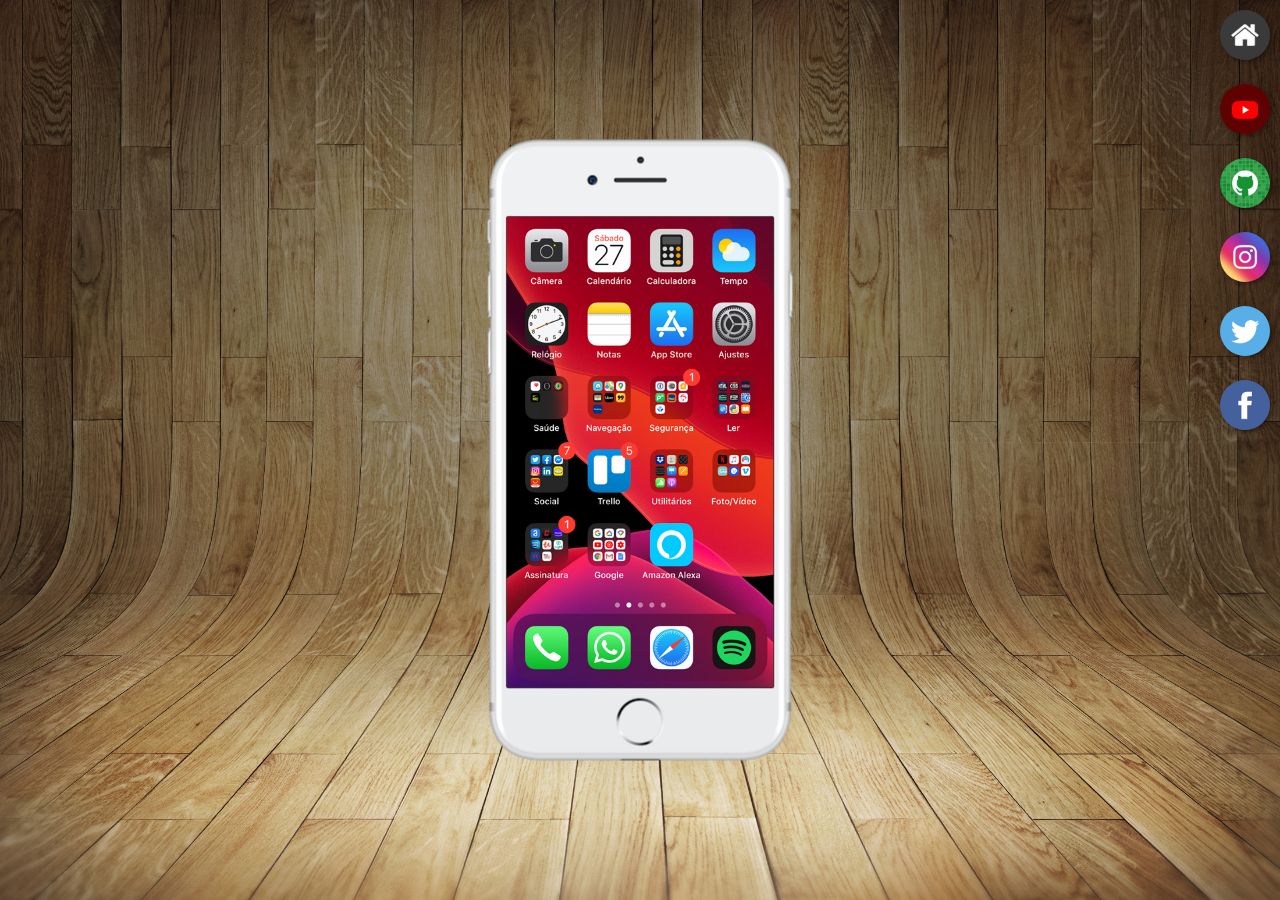
<file: index.html>
<!DOCTYPE html>
<html lang="pt-br">
<head>
    <meta charset="UTF-8">
    <meta name="viewport" content="width=device-width, initial-scale=1.0">
    <link rel="shortcut icon" href="favicon.ico" type="image/x-icon">
    <link rel="stylesheet" href="estilos/style.css">
    <title>Projeto Redes Sociais</title>
</head>
<body>
    <main>
        <section id="telefone">
            <iframe src="home.html" name="tela" id="tela" frameborder="0">Seu navegador não é compatível com isso.</iframe>
            
        </section>
        <section id="redes-sociais">
            <a href="home.html" target="tela"><img src="imagens/logo-home.jpg" alt=""></a><br>

            <a href="youtube.html" target="tela"><img src="imagens/logo-youtube.jpg" alt=""></a><br>

            <a href="github.html" target="tela"><img src="imagens/logo-github.jpg" alt=""></a><br>

            <a href="instagram.html" target="tela"><img src="imagens/logo-instagram.jpg" alt=""></a><br>

            <a href="twitter.html" target="tela"><img src="imagens/logo-twitter.jpg" alt=""></a><br>

            <a href="facebook.html" target="tela"><img src="imagens/logo-facebook.jpg" alt=""></a>
        </section>
    </main>
</body>
</html>
</file>
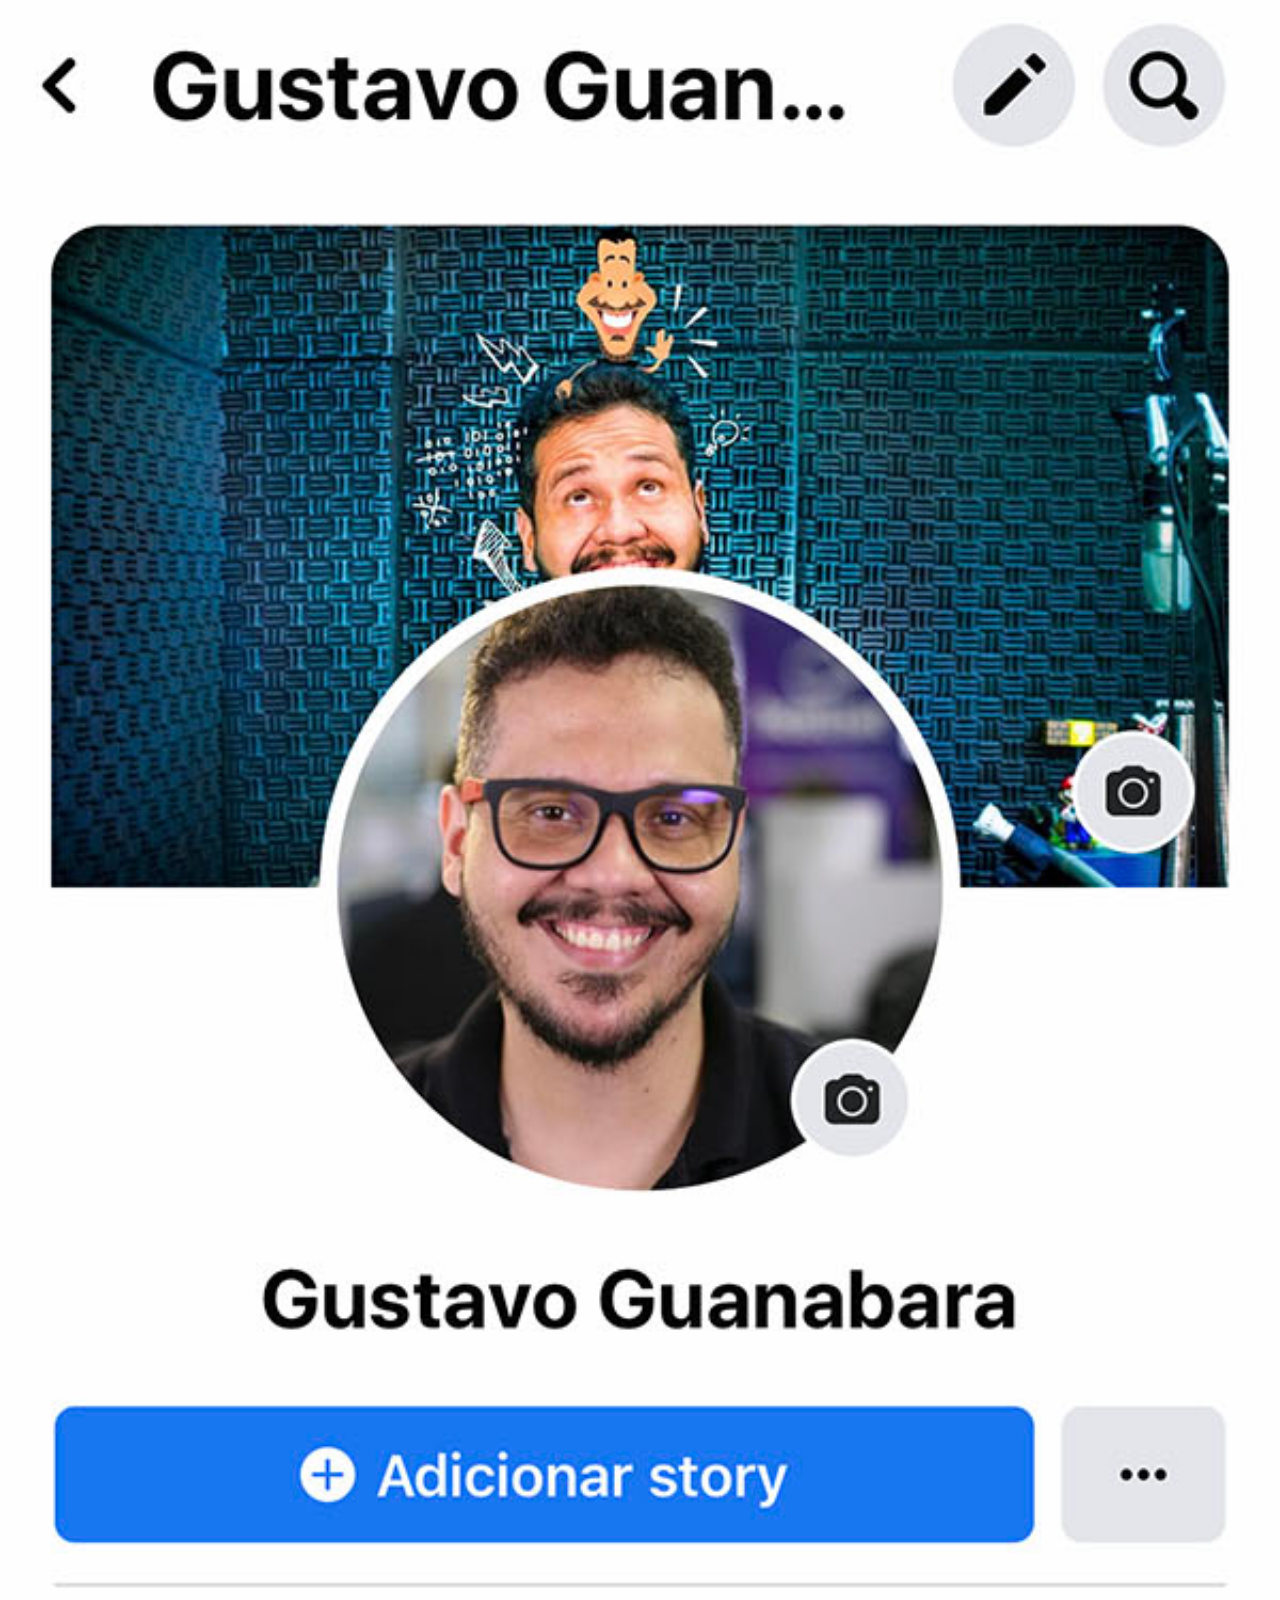
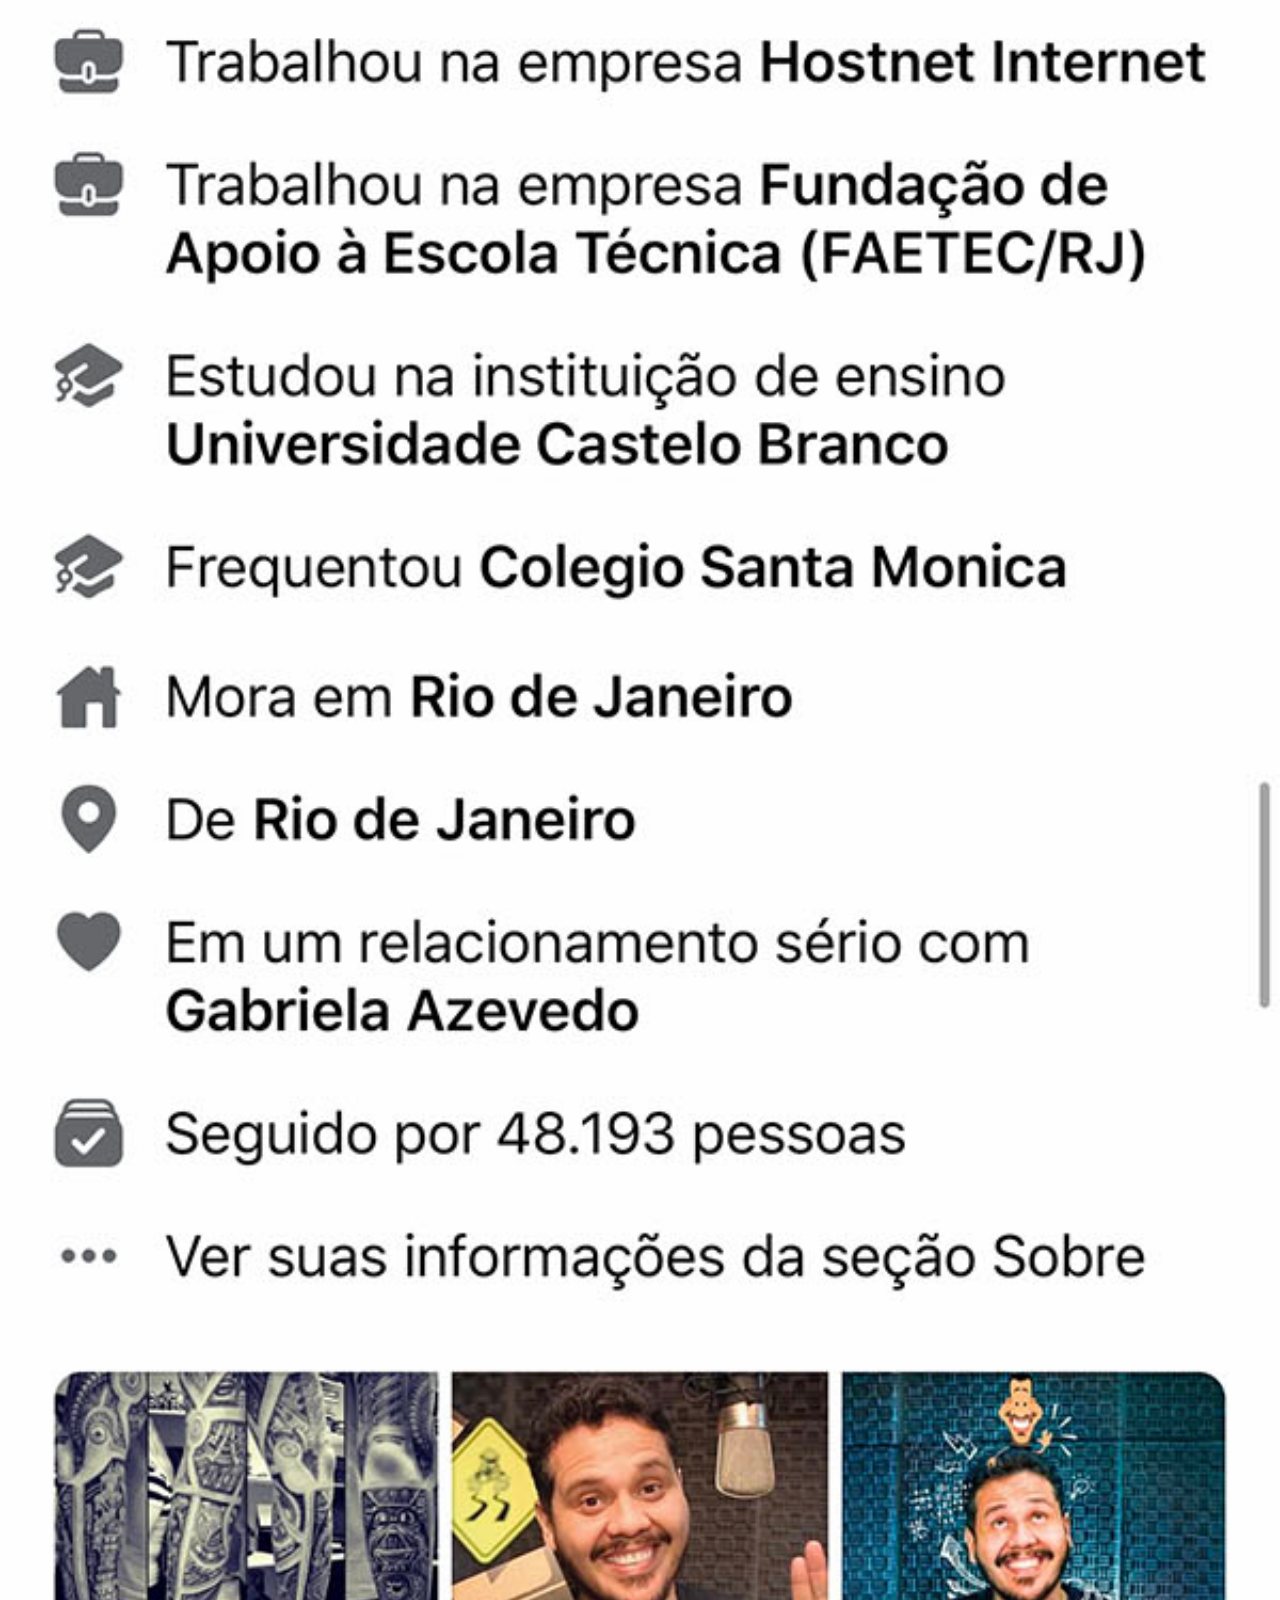
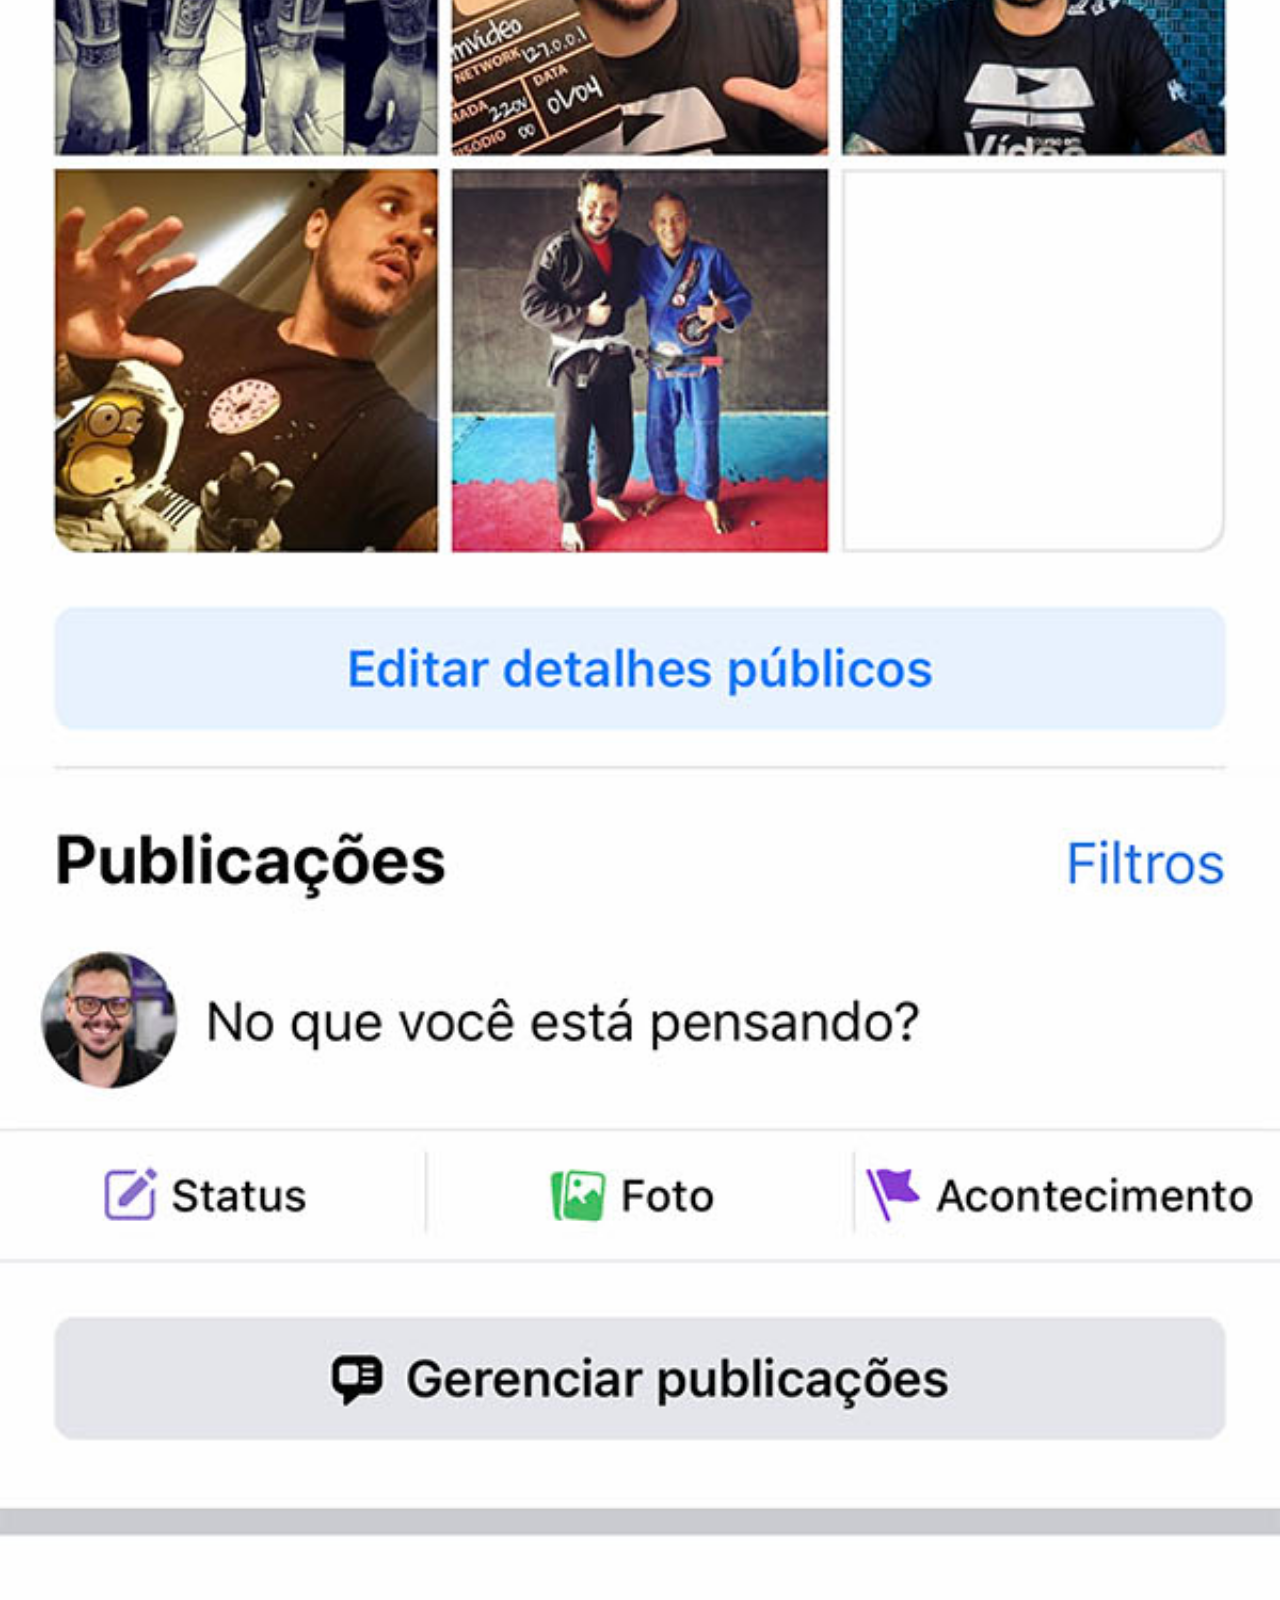
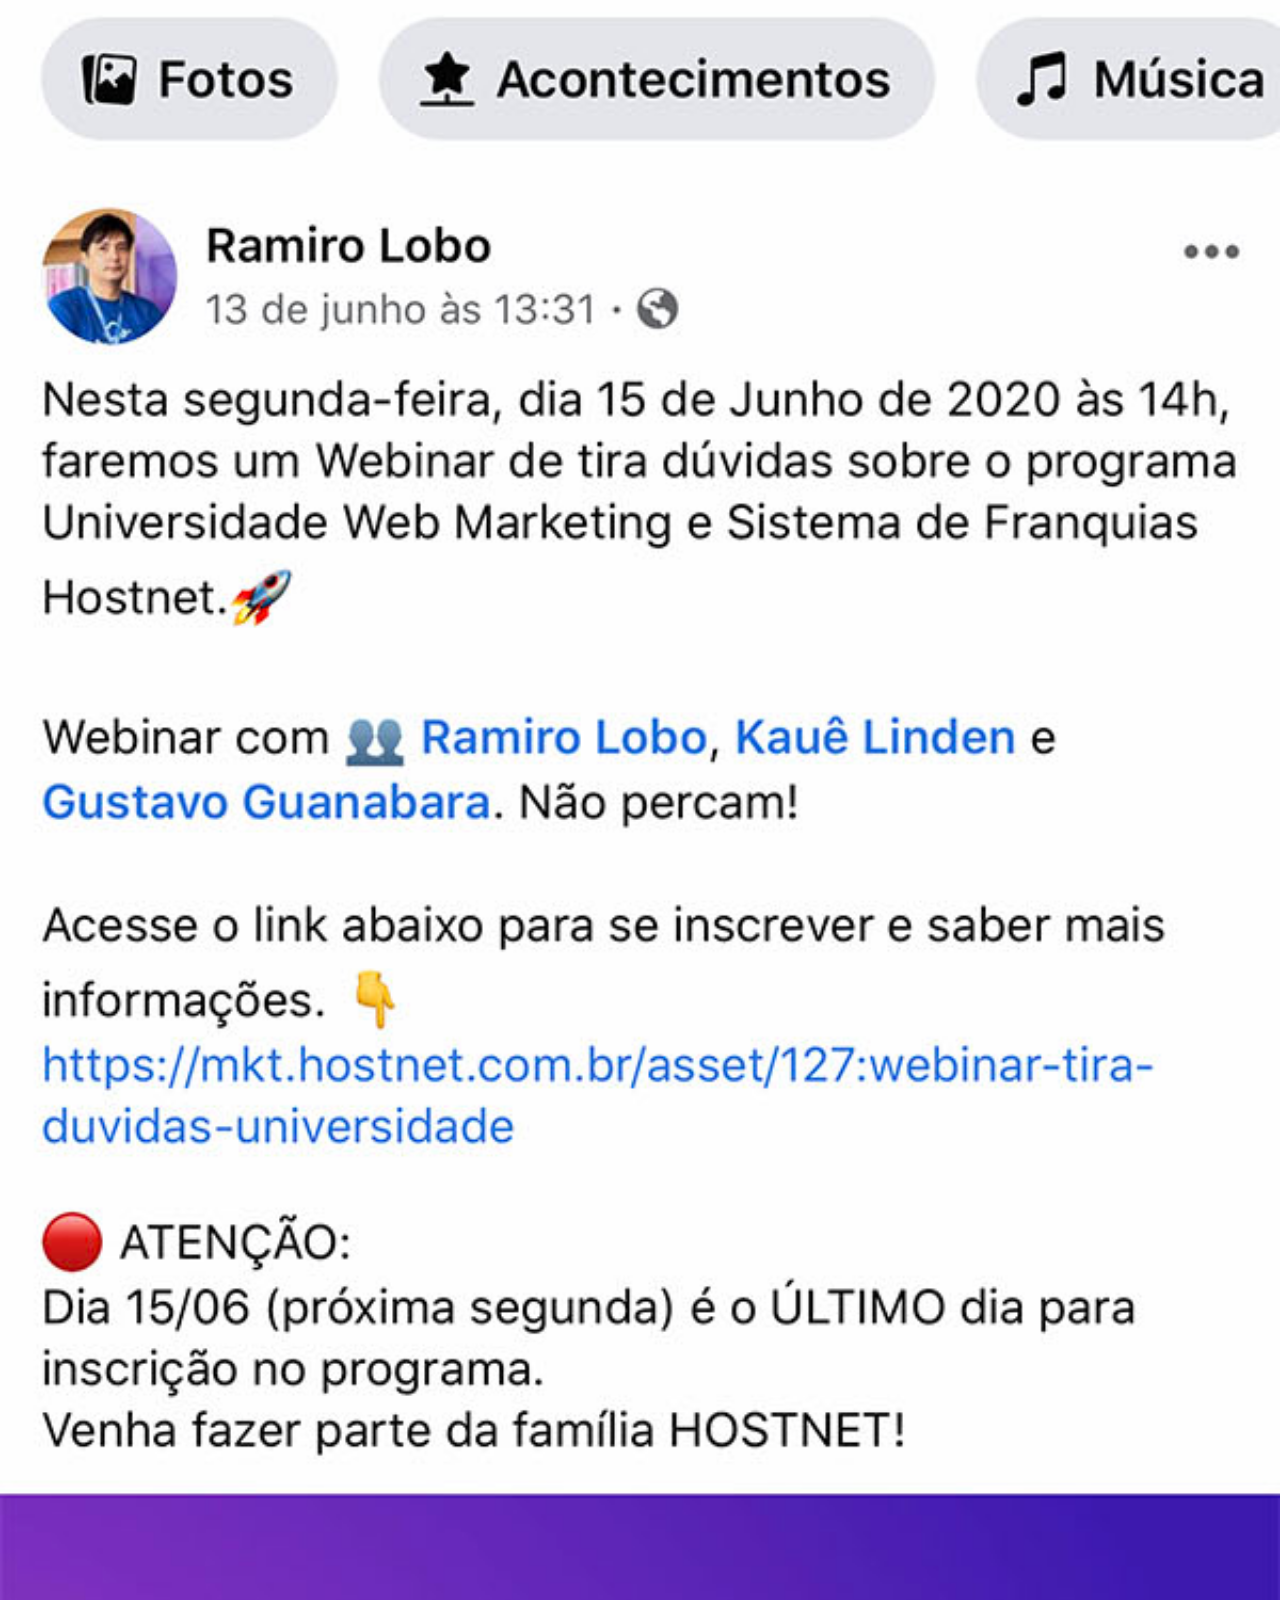
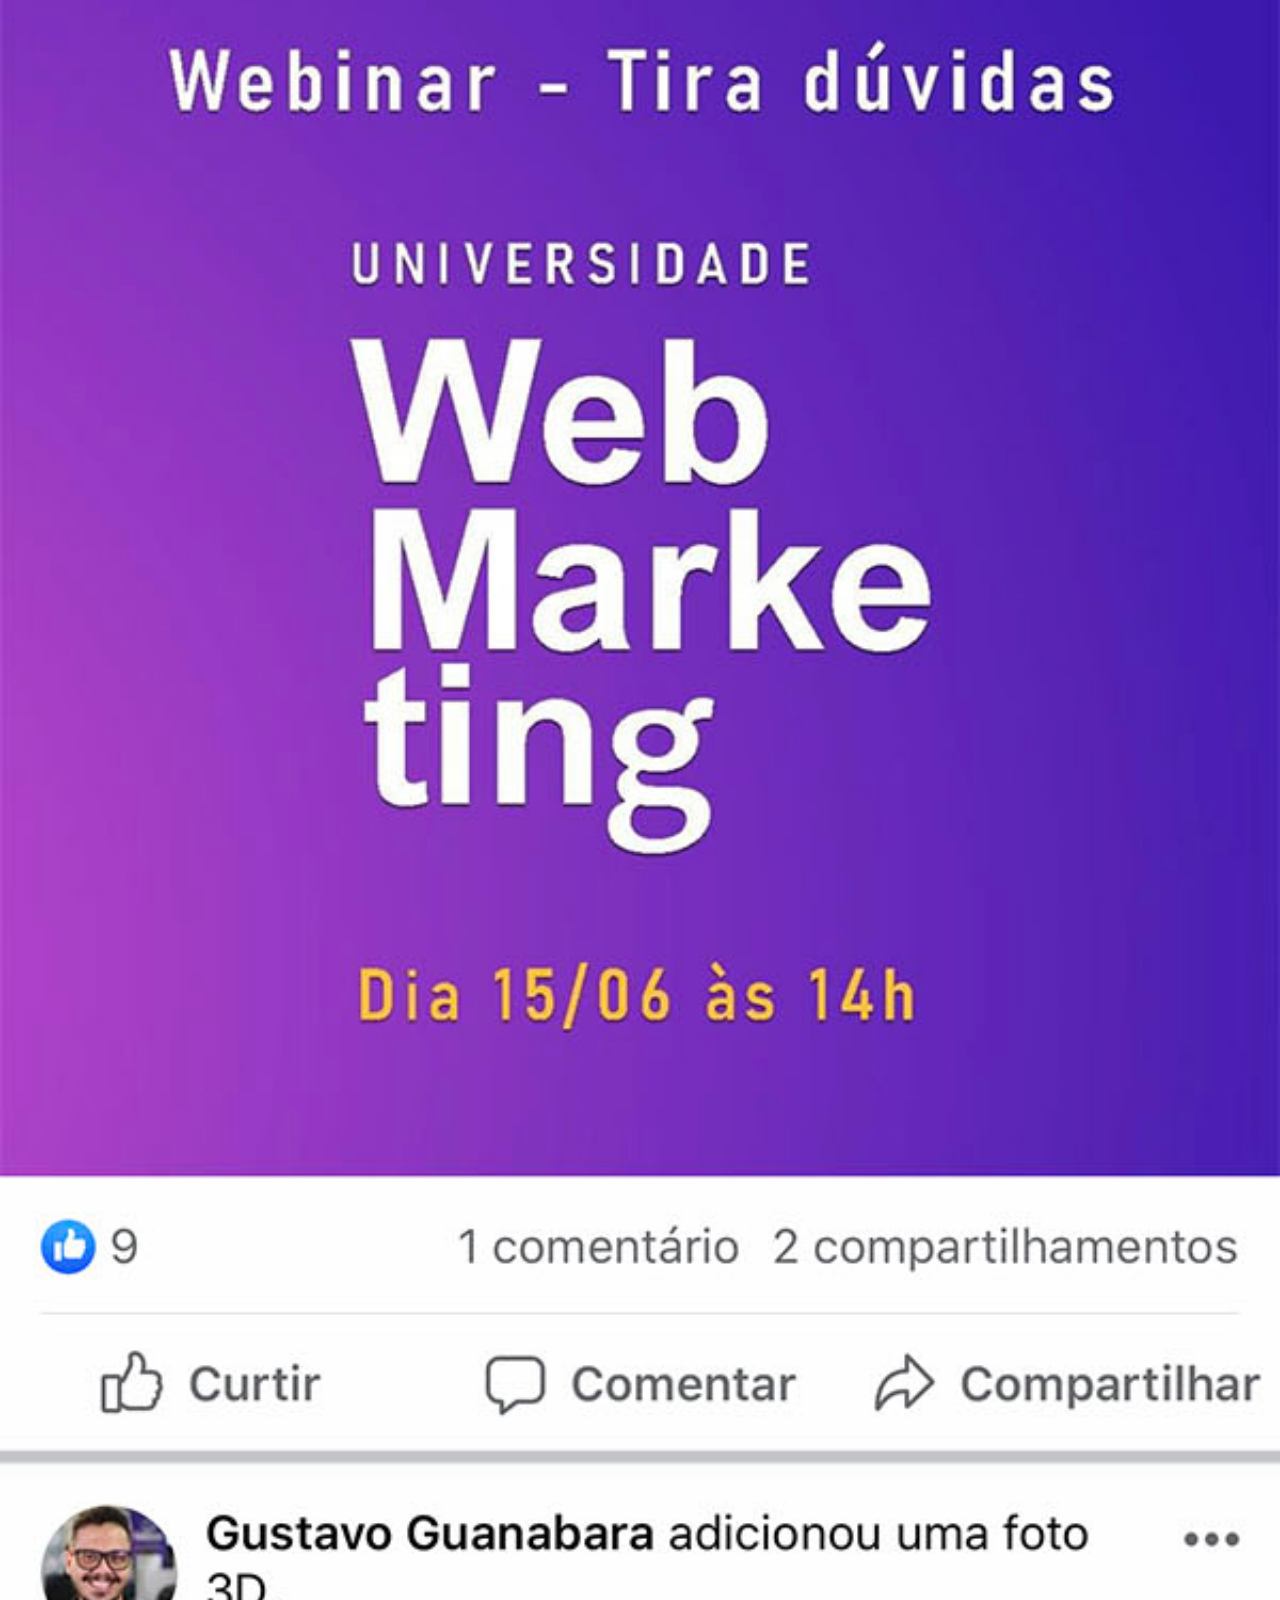
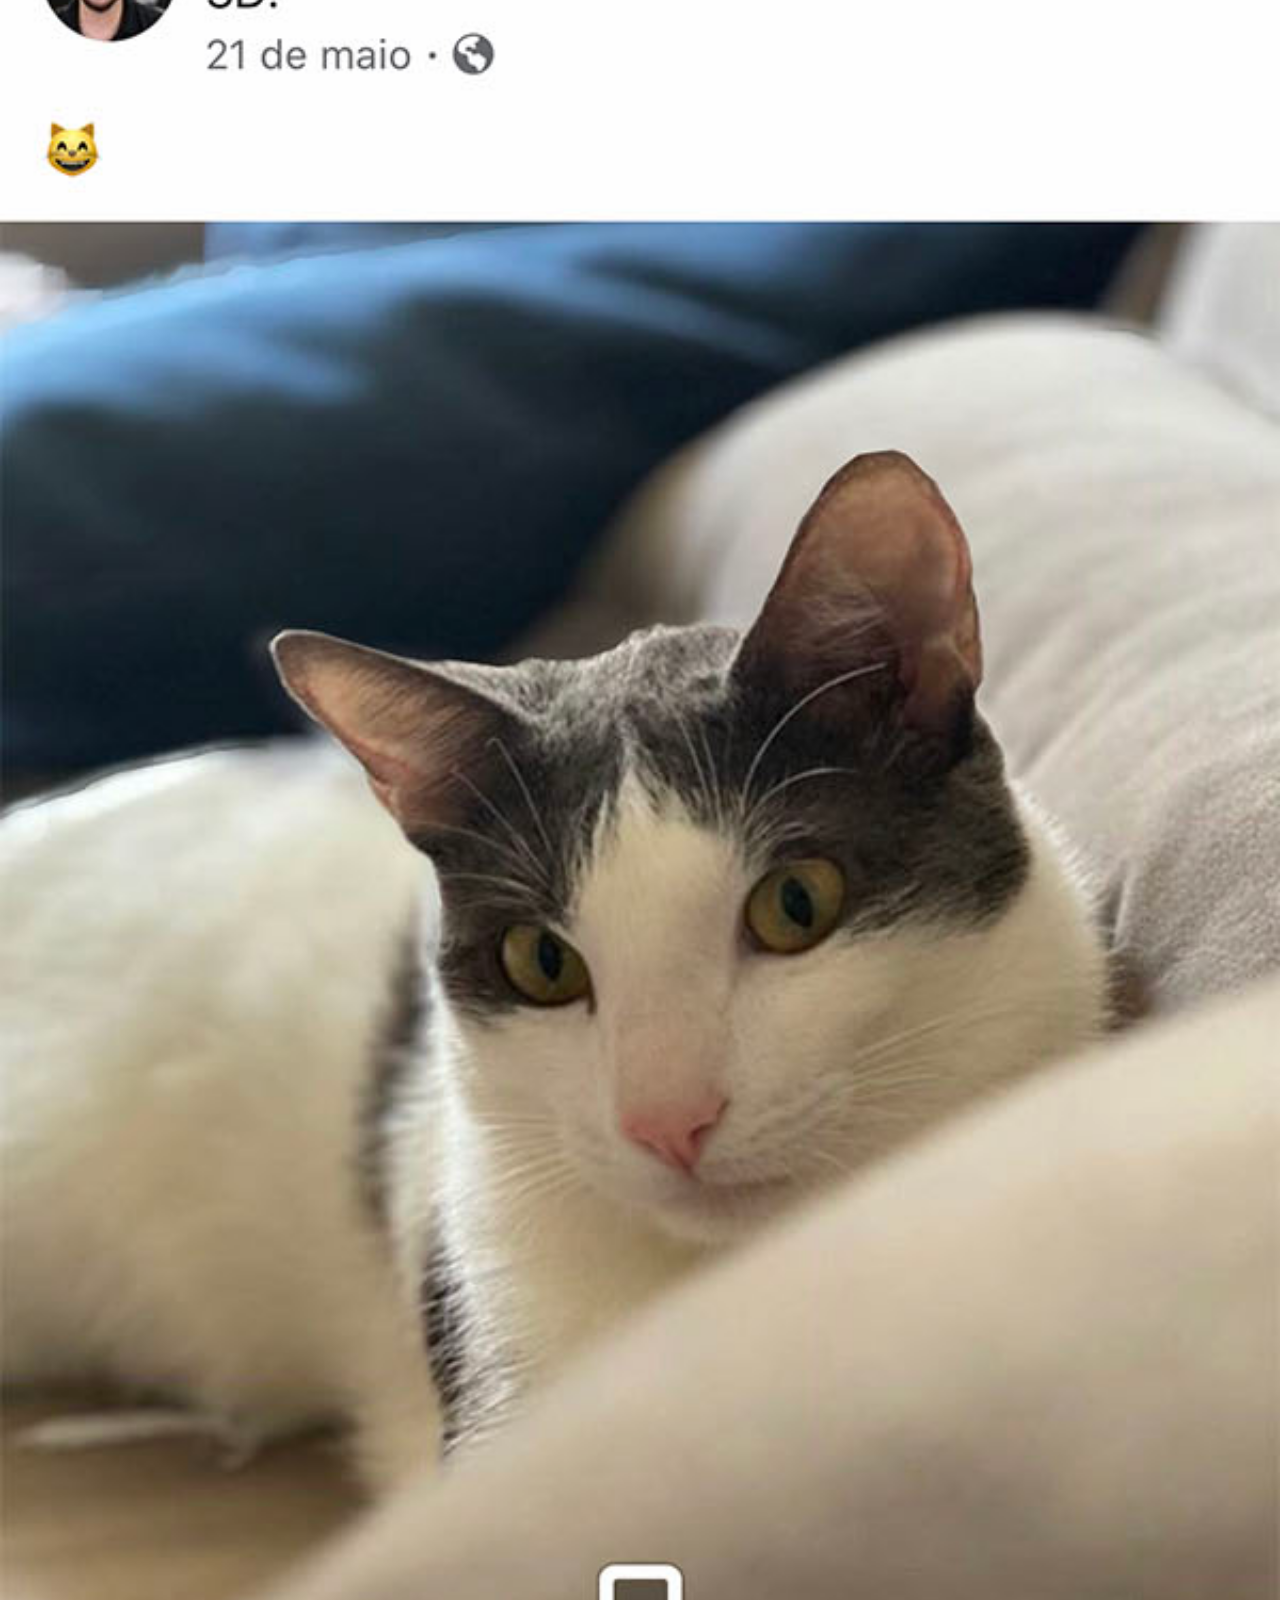
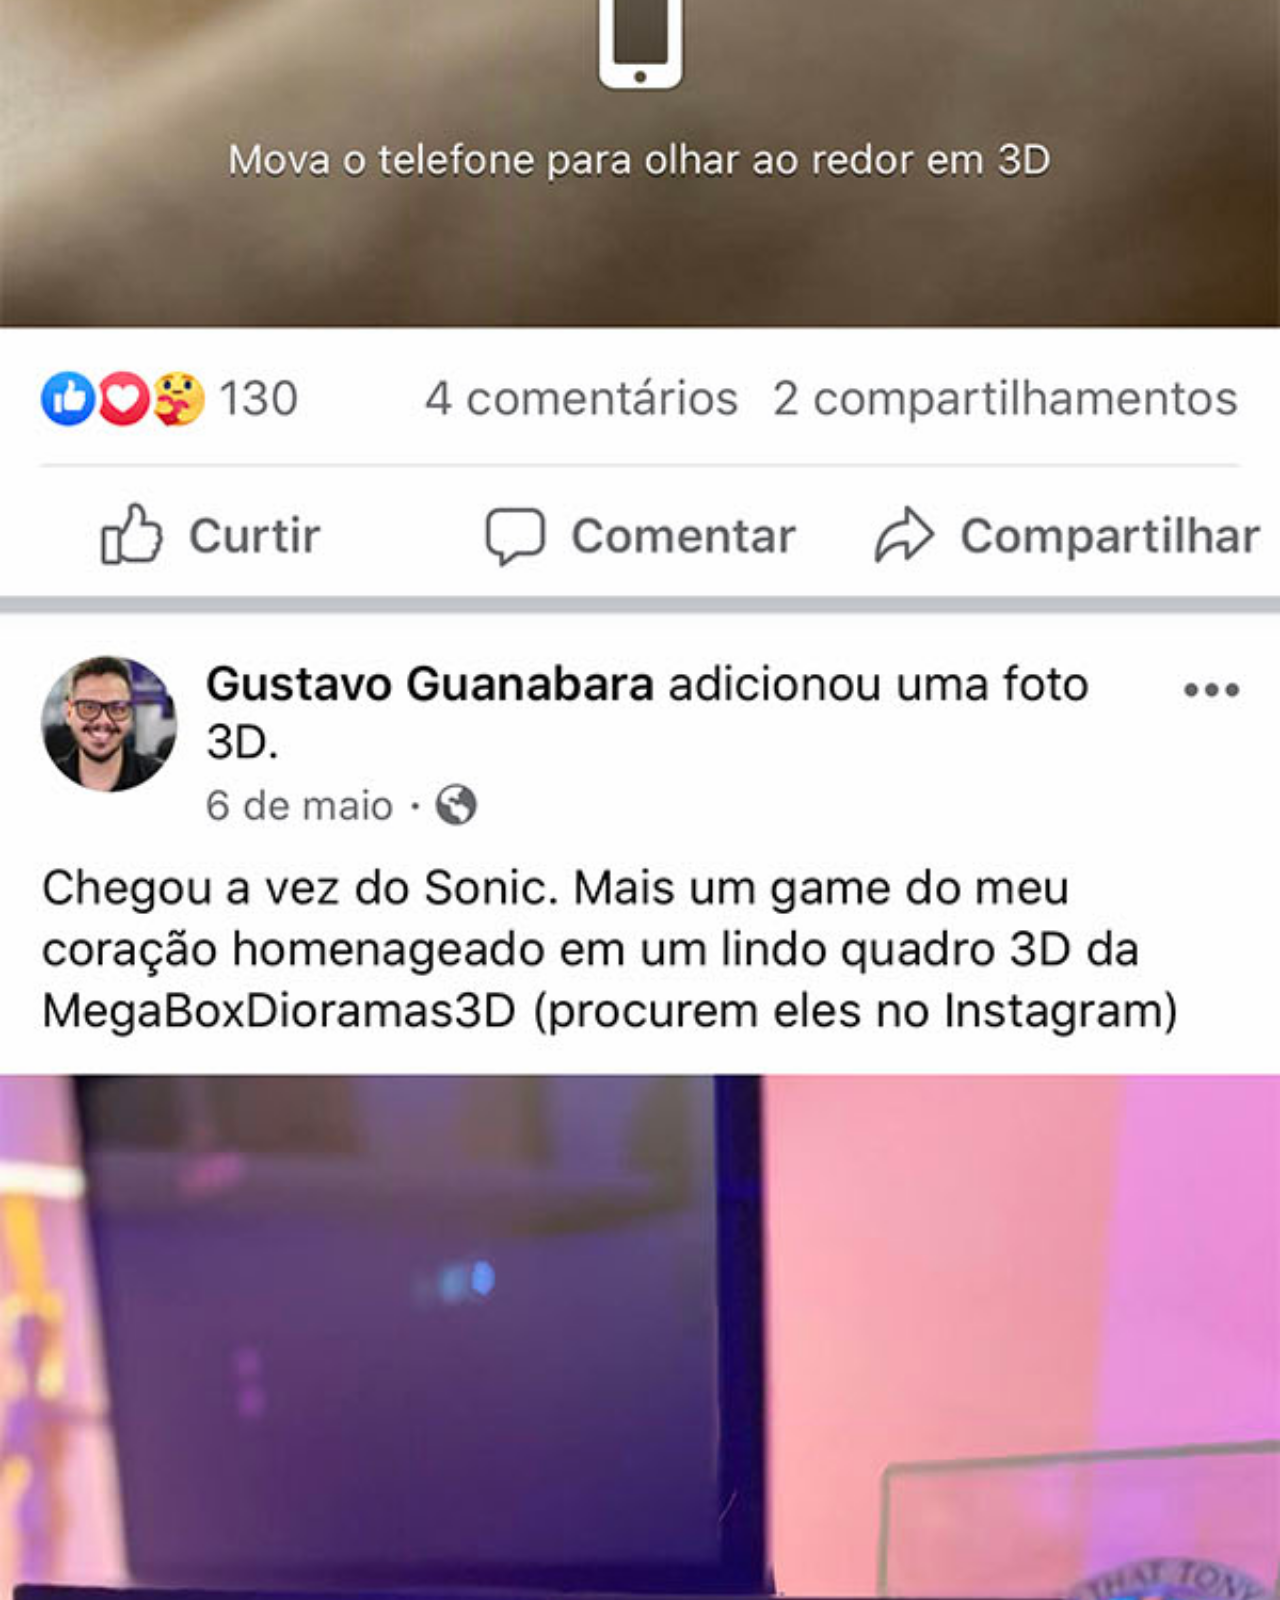
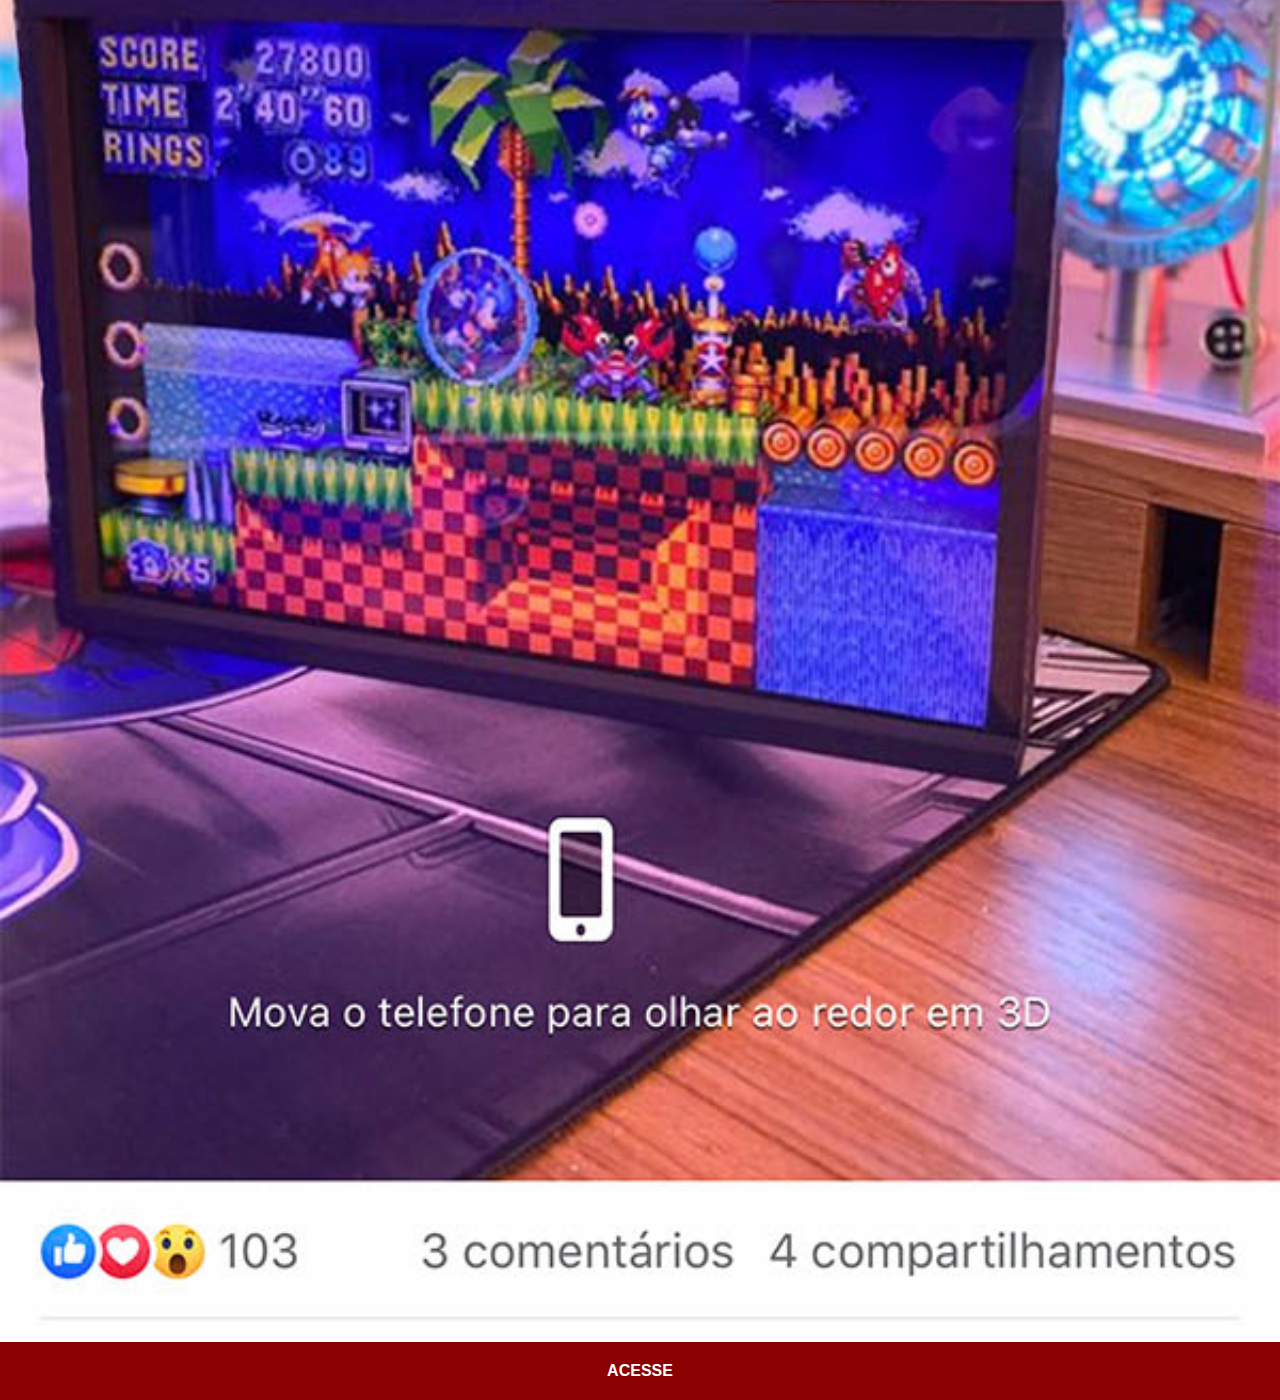
<file: facebook.html>
<!DOCTYPE html>
<html lang="pt-br">
<head>
    <meta charset="UTF-8">
    <meta name="viewport" content="width=device-width, initial-scale=1.0">
    <title>Facebook</title>
    <link rel="stylesheet" href="estilos/social.css">
</head>
<body>
    <img src="imagens/tela-facebook.jpg" alt="Facebook">
    <a href="https://www.facebook.com/gustavoguanabara/?locale=pt_BR" target="_blank">ACESSE</a>
</body>
</html>
</file>
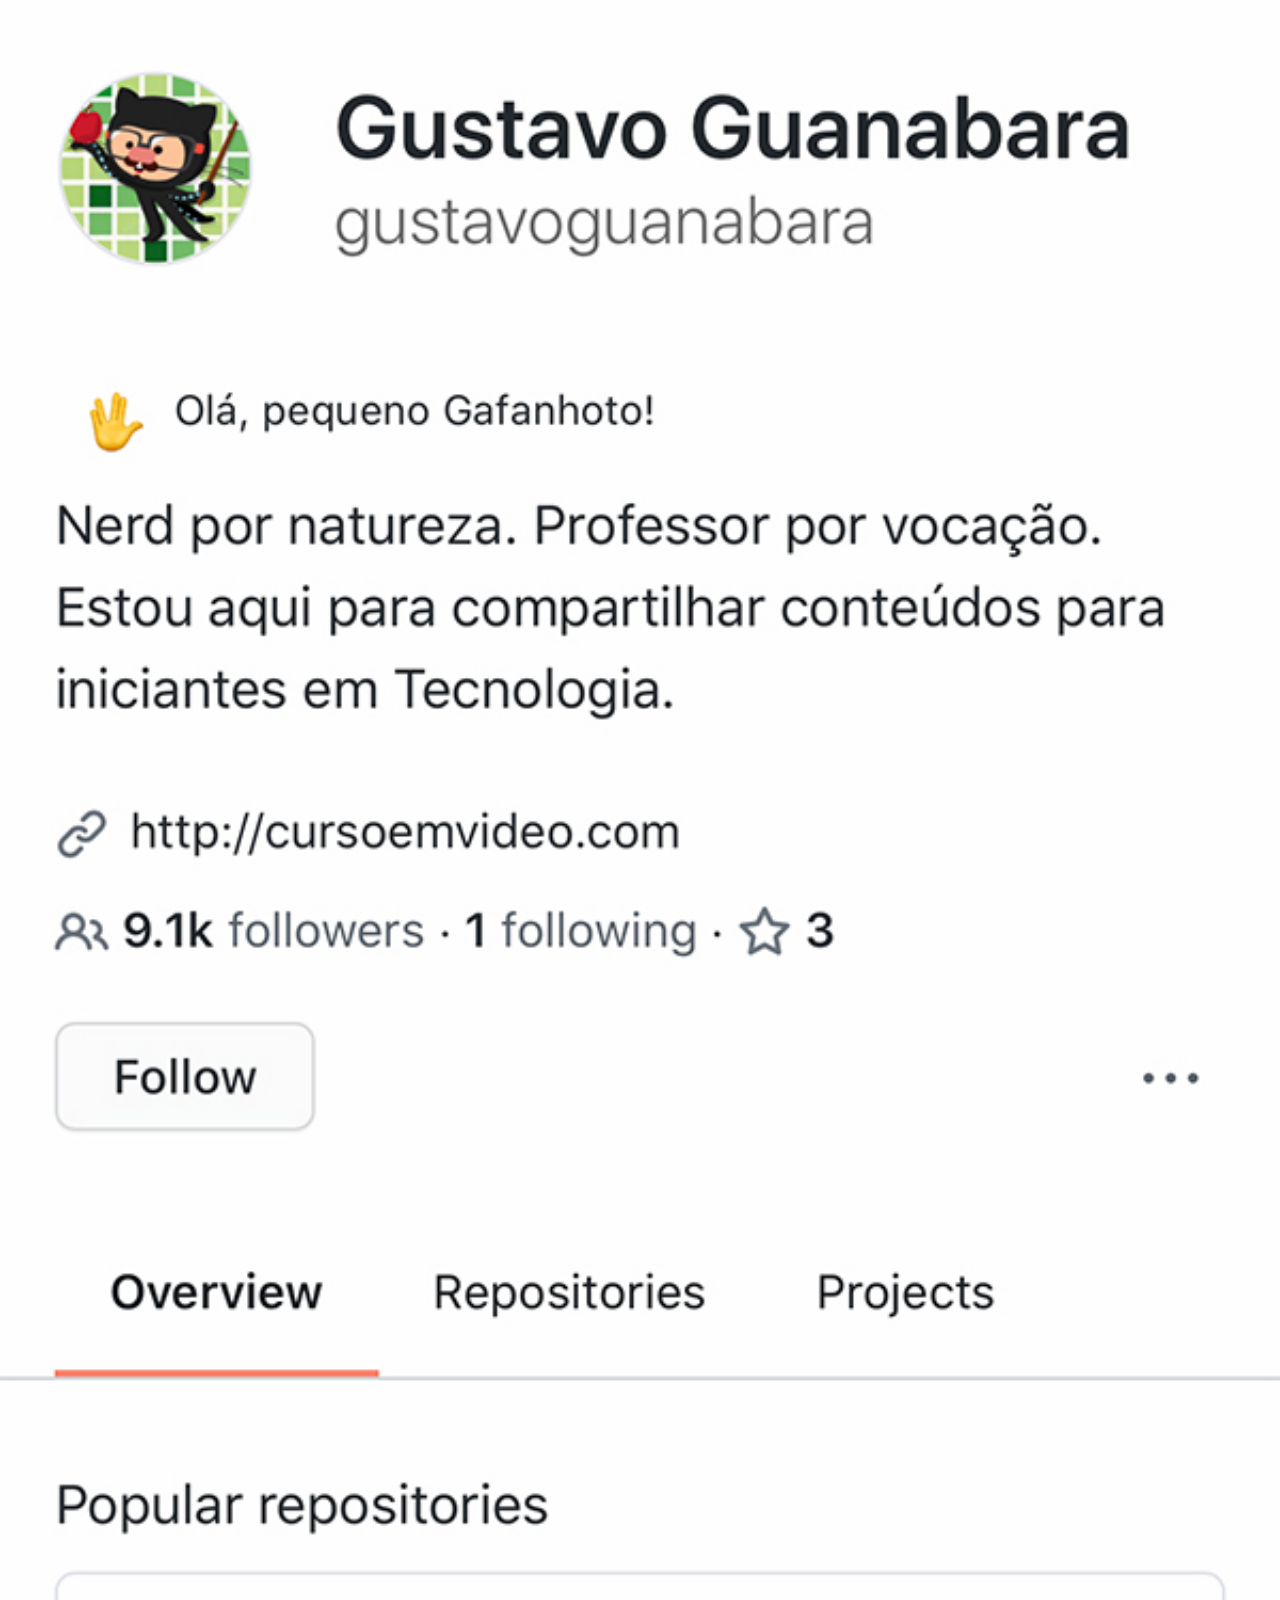
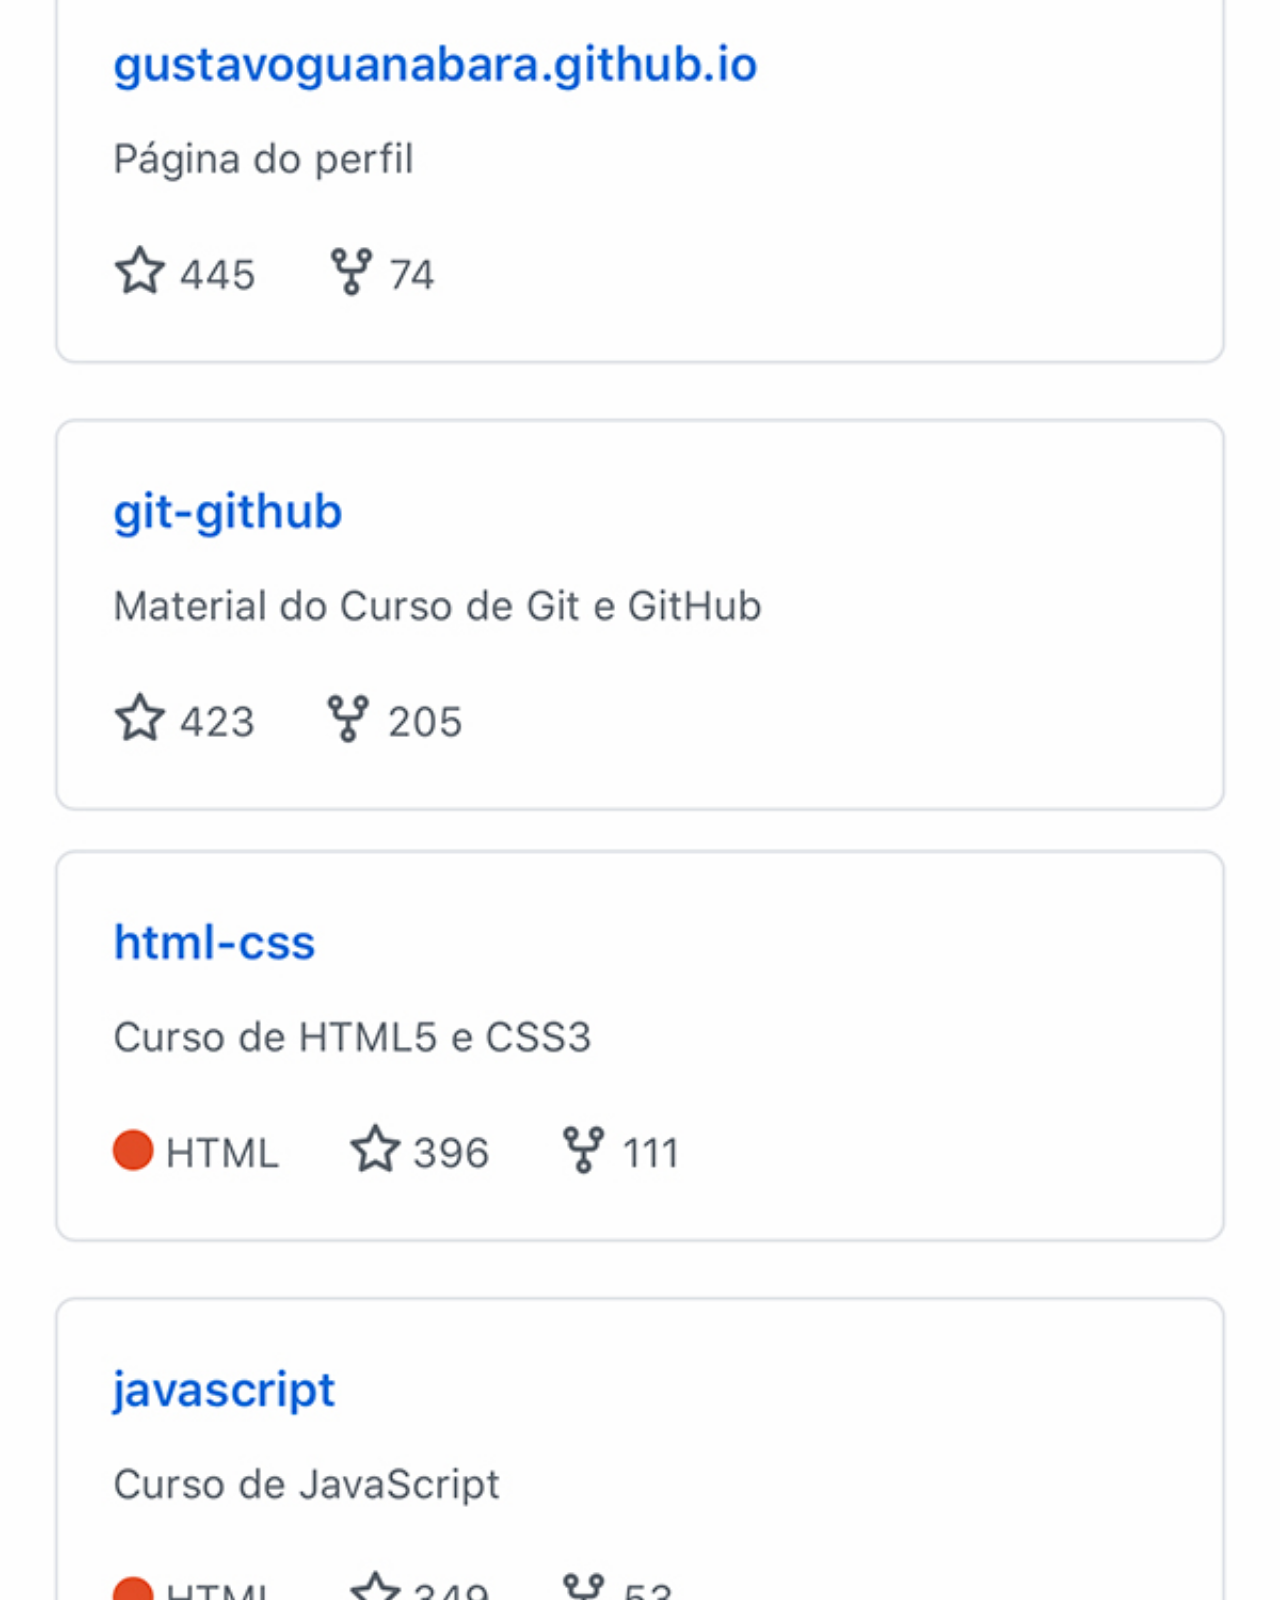
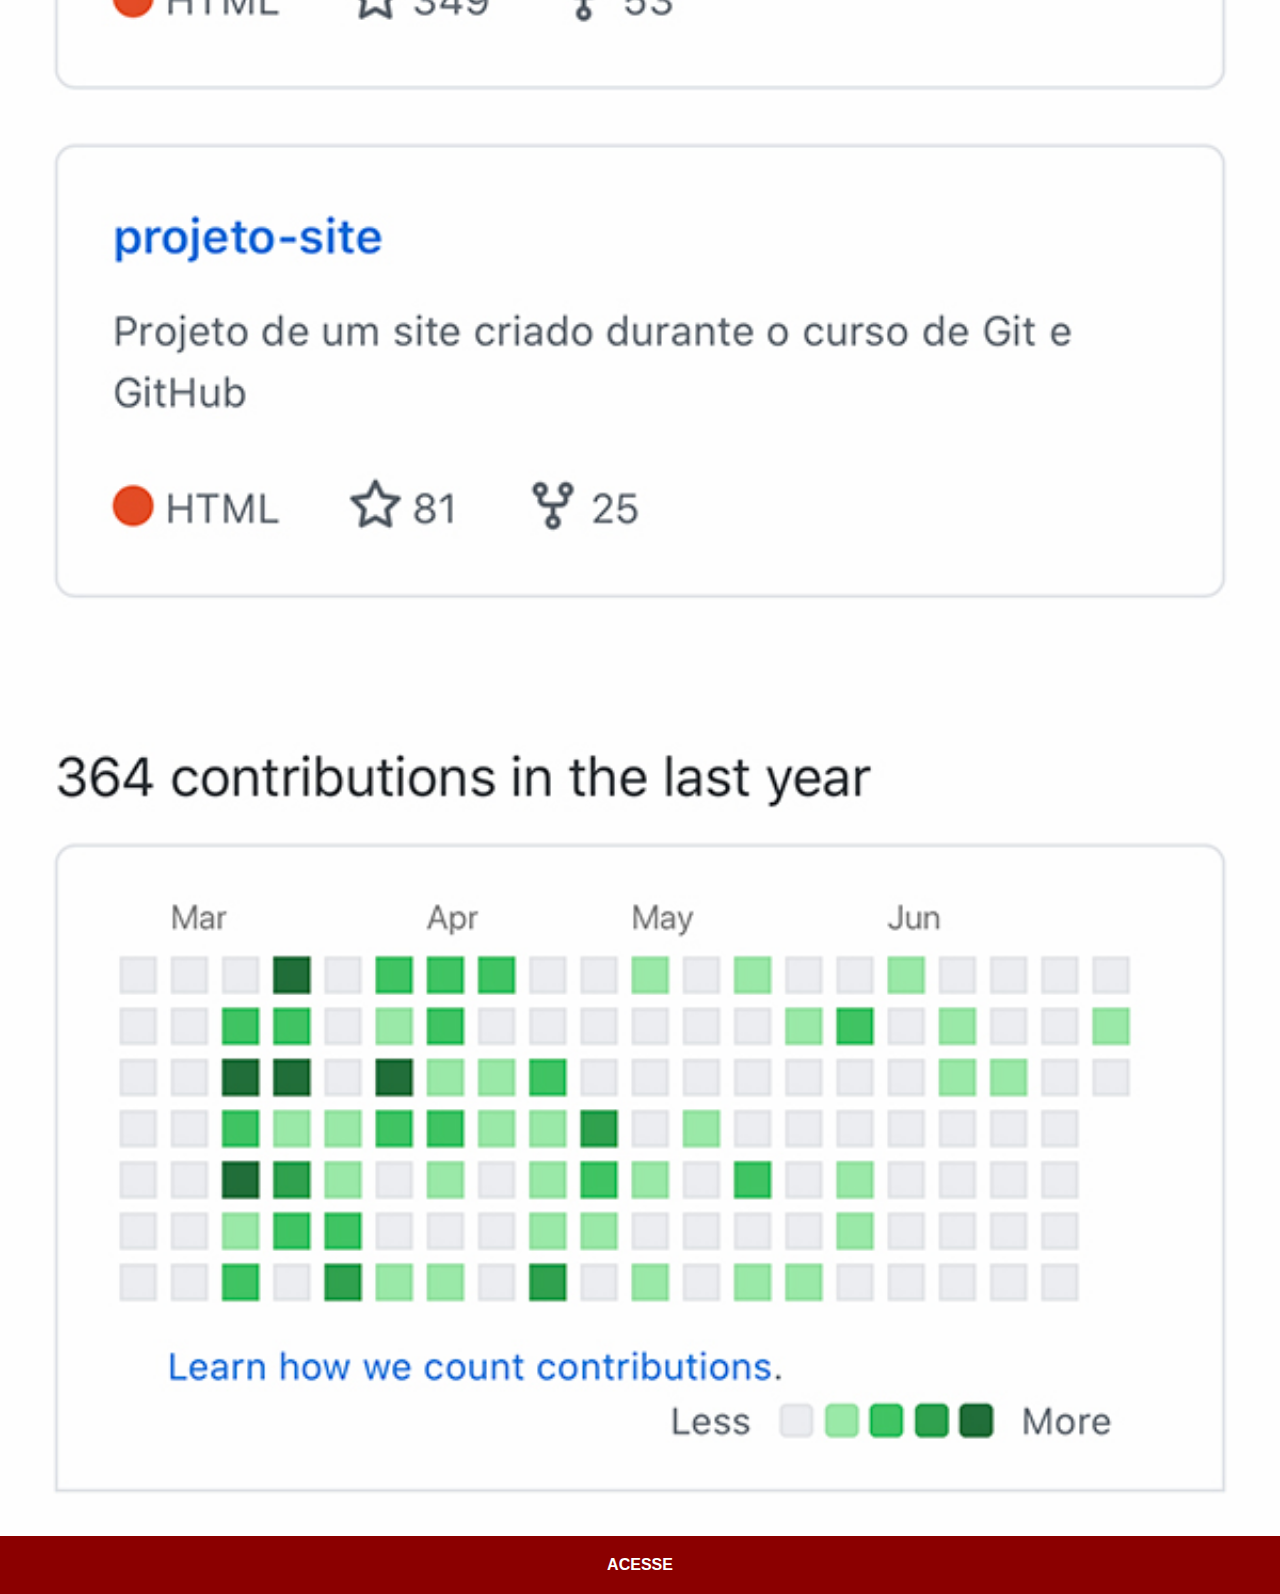
<file: github.html>
<!DOCTYPE html>
<html lang="pt-br">
<head>
    <meta charset="UTF-8">
    <meta name="viewport" content="width=device-width, initial-scale=1.0">
    <title>Github</title>
    <link rel="stylesheet" href="estilos/social.css">
</head>
<body>
    <img src="imagens/tela-github.jpg" alt="Github">
    <a href="https://github.com/gustavoguanabara" target="_blank">ACESSE</a>
</body>
</html>
</file>
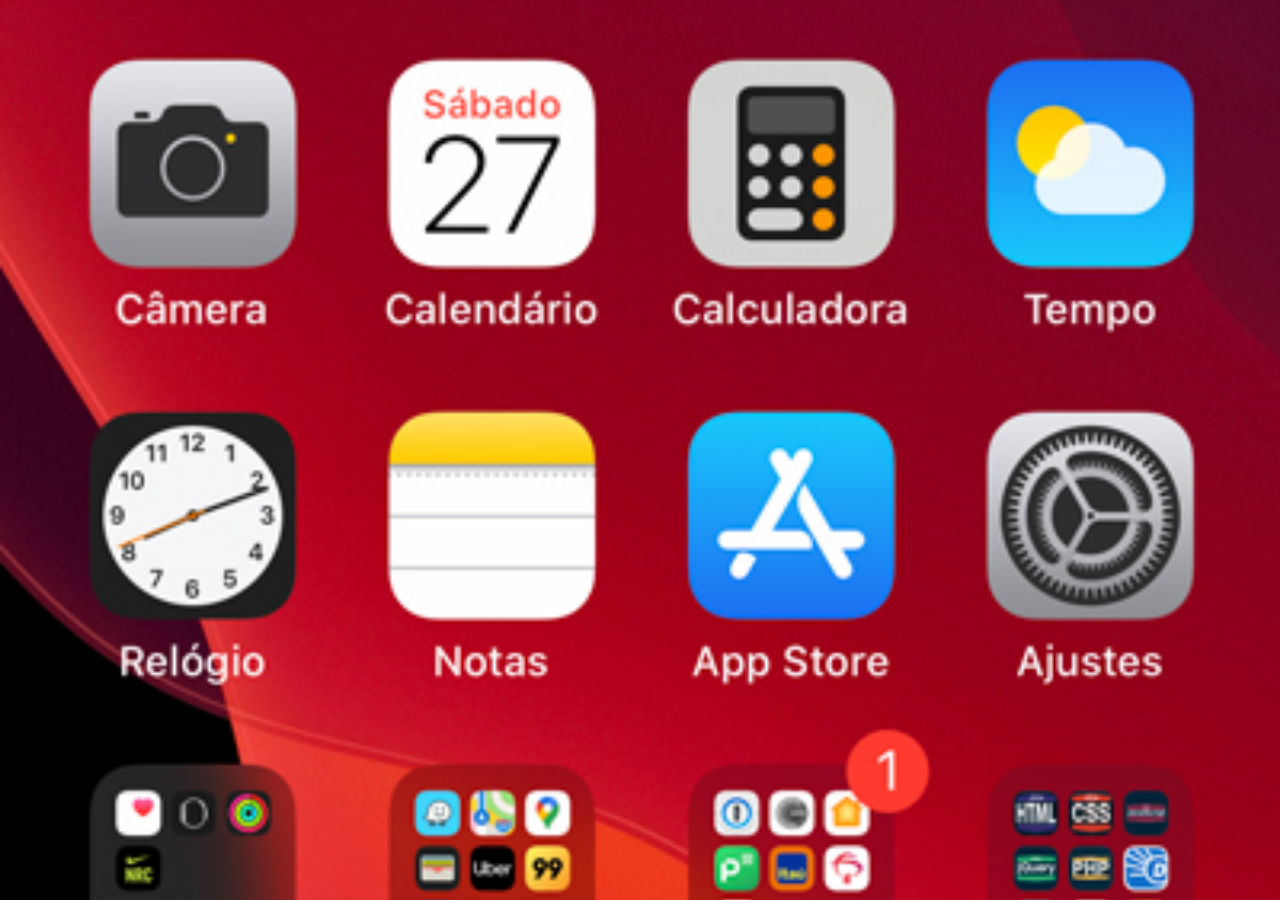
<file: home.html>
<!DOCTYPE html>
<html lang="pt-br">
<head>
    <meta charset="UTF-8">
    <meta name="viewport" content="width=device-width, initial-scale=1.0">
    <title>Home</title>
</head>
<style>
    * {
        margin: 0px;
        padding: 0px;
    }

    body {
        width: 100vw;
        height: 100vh;
        background: black url('imagens/tela-home.jpg') no-repeat top center;
        background-size: cover;
    }
 </style> 
<body>
   
</body>
</html>
</file>
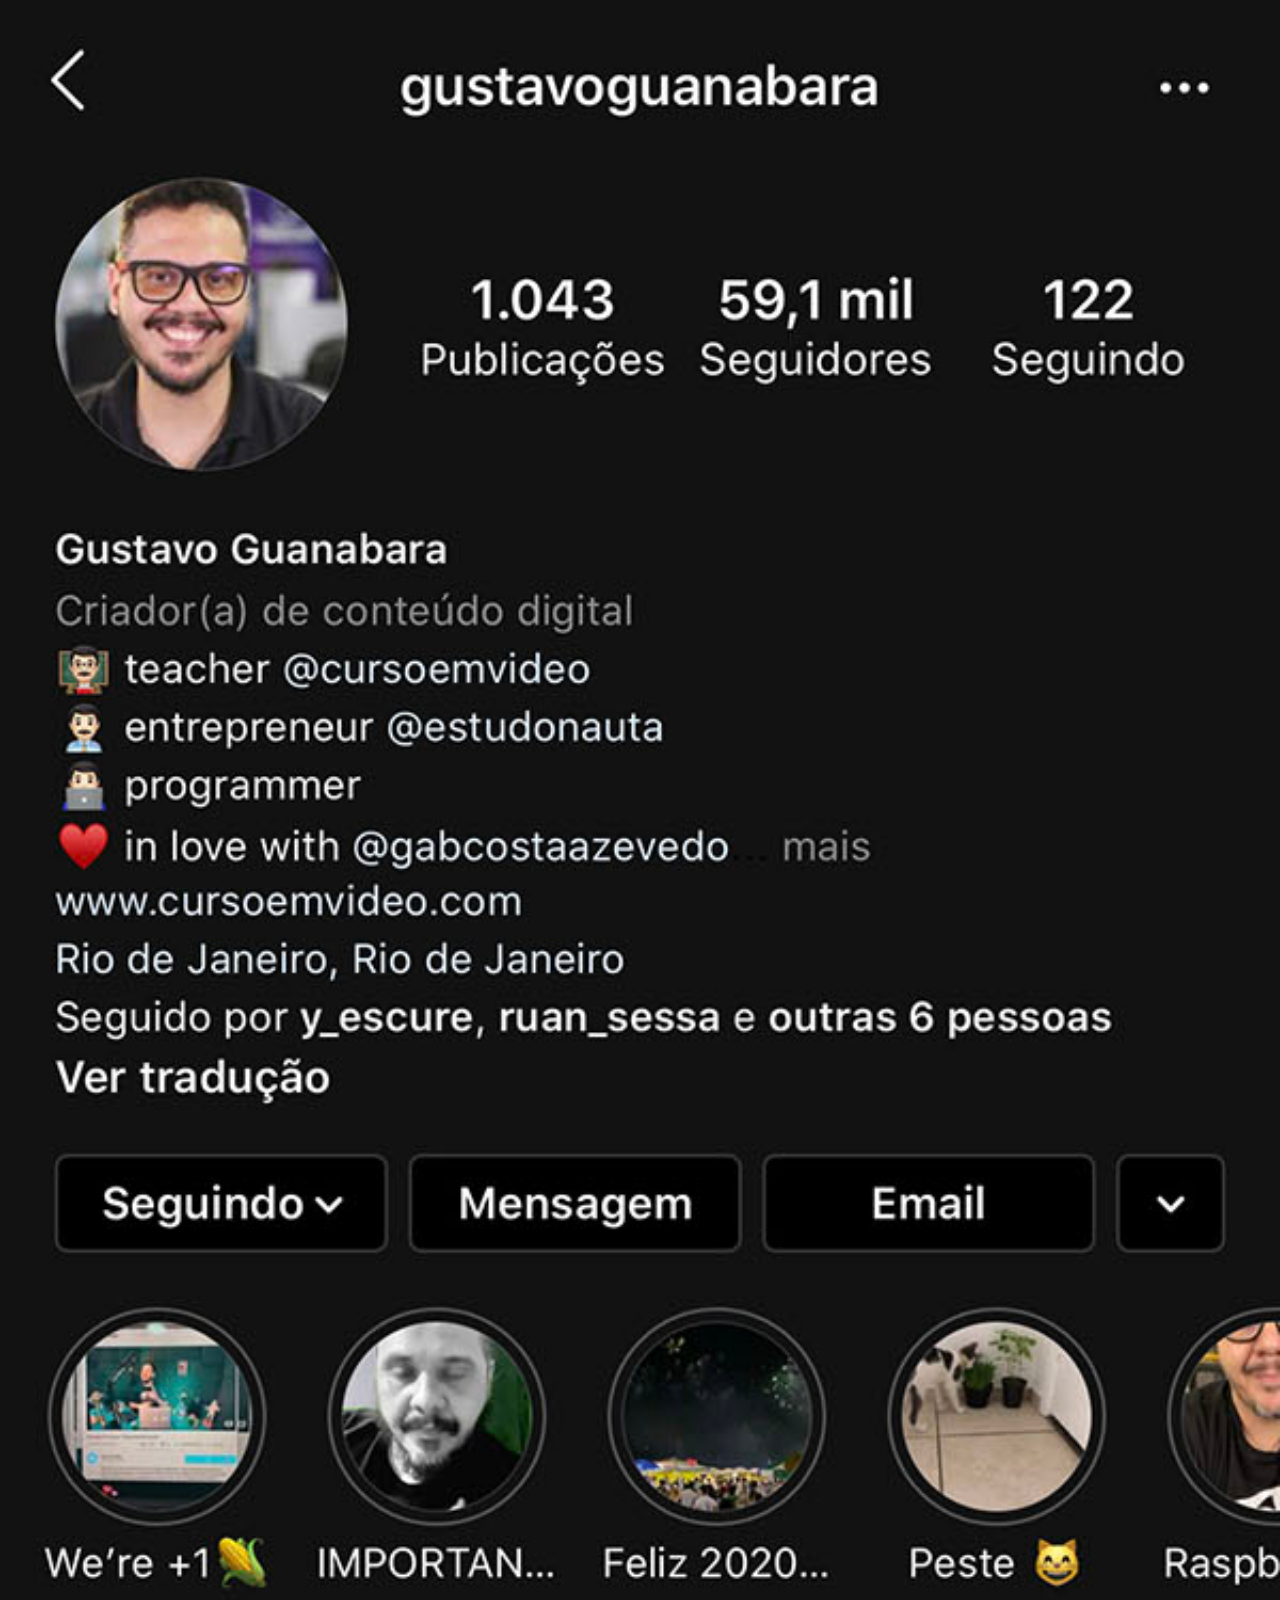
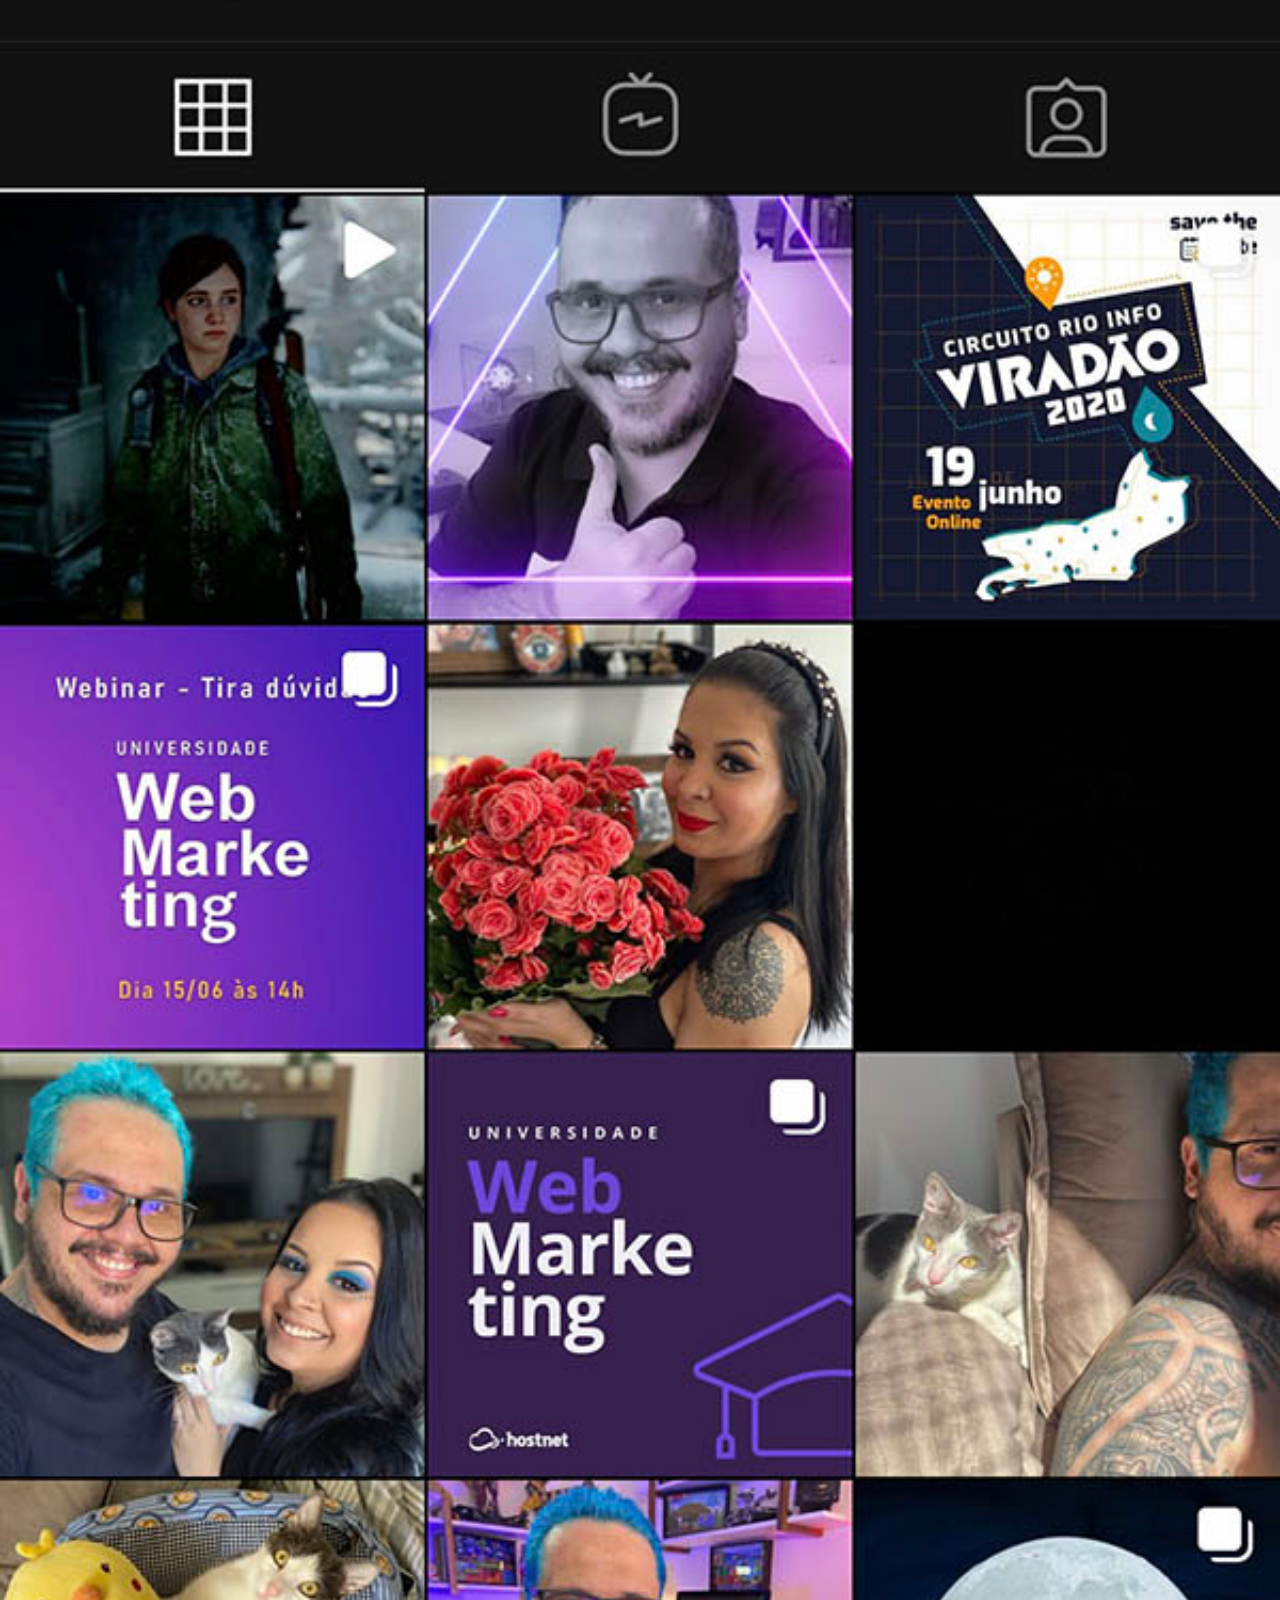
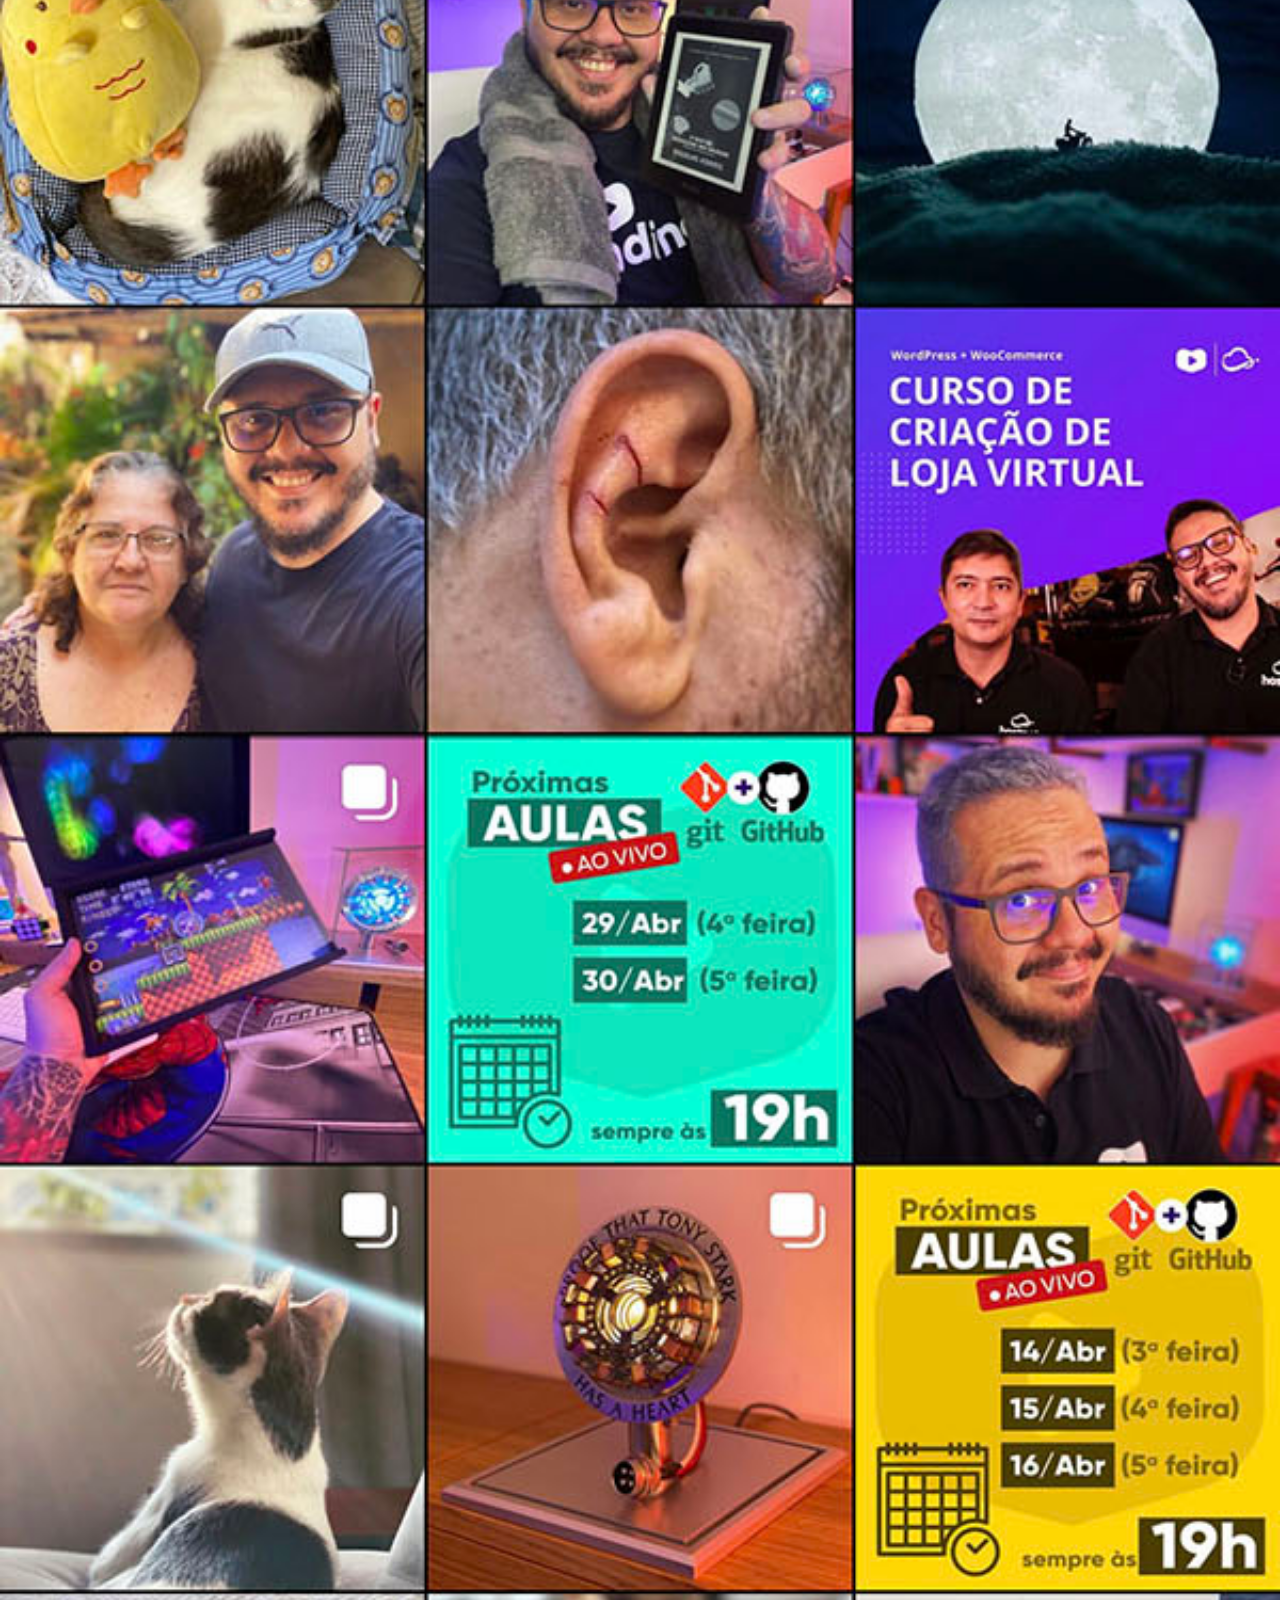
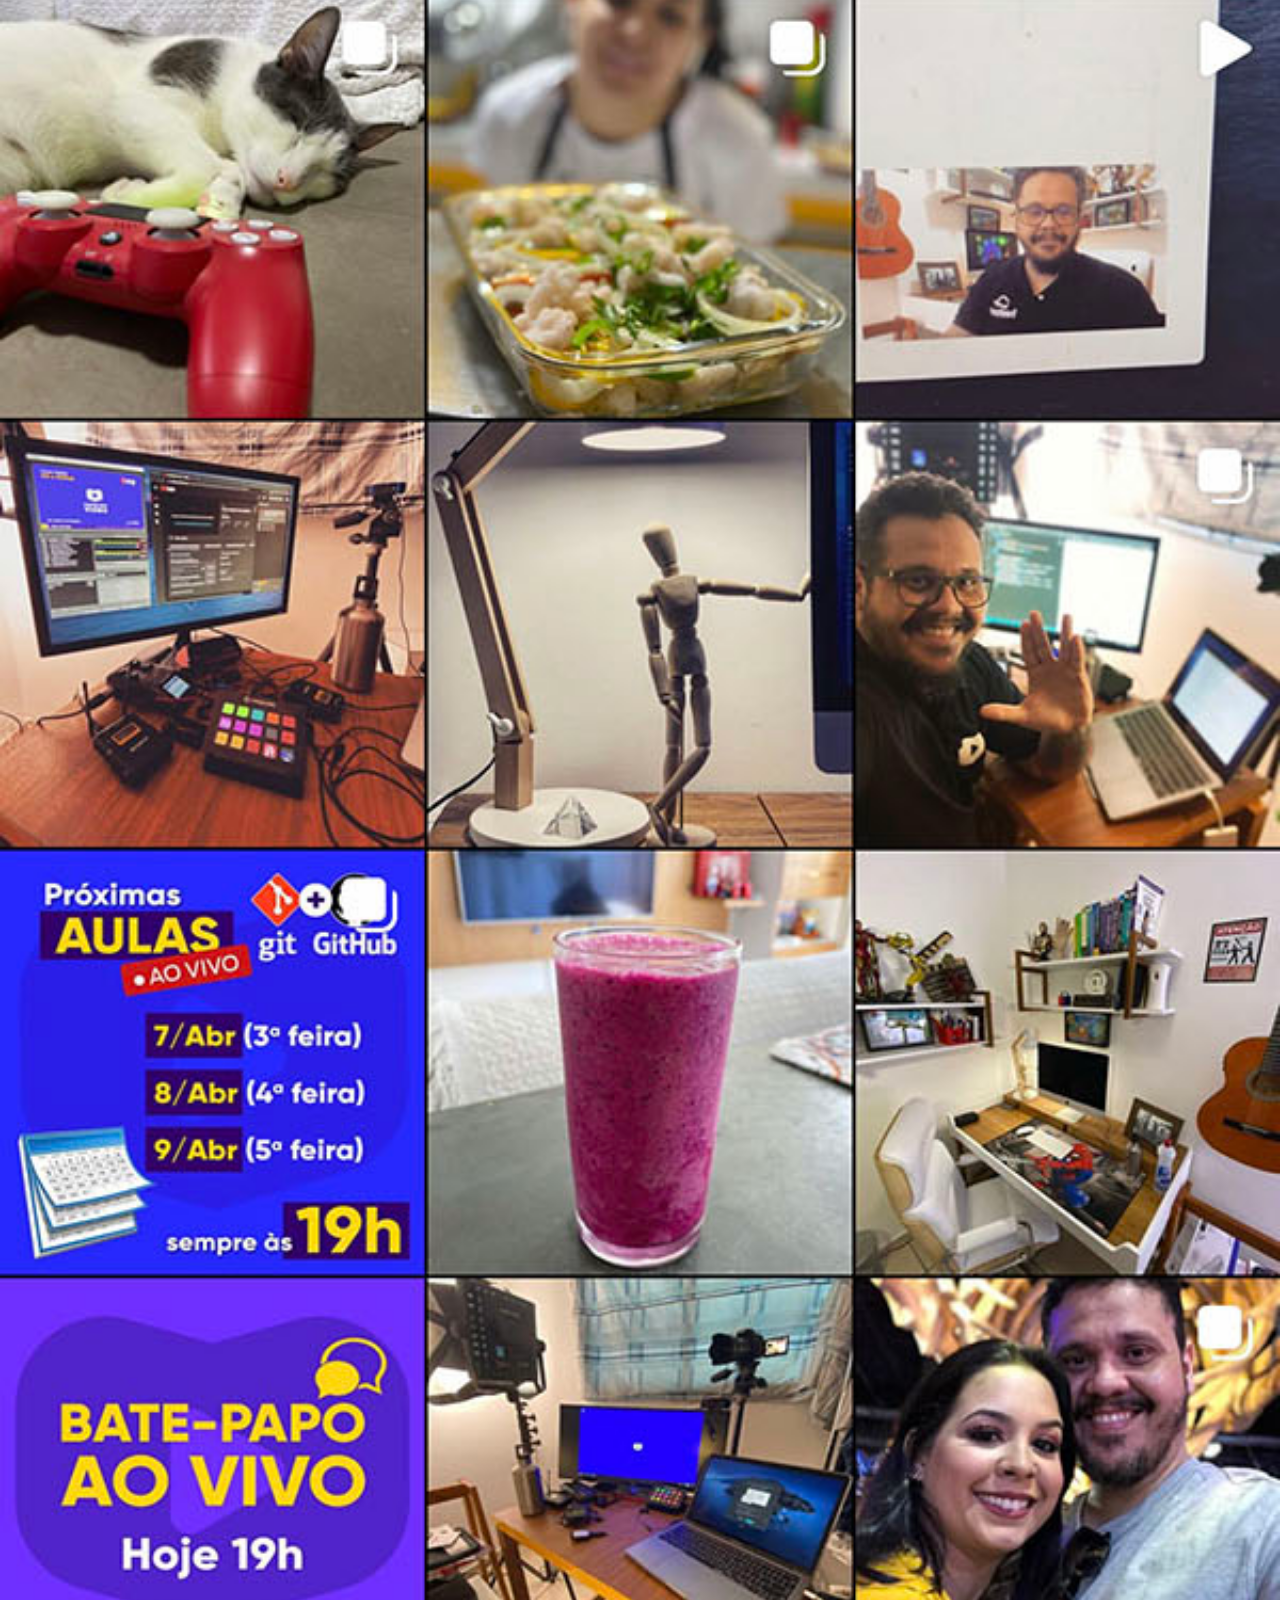
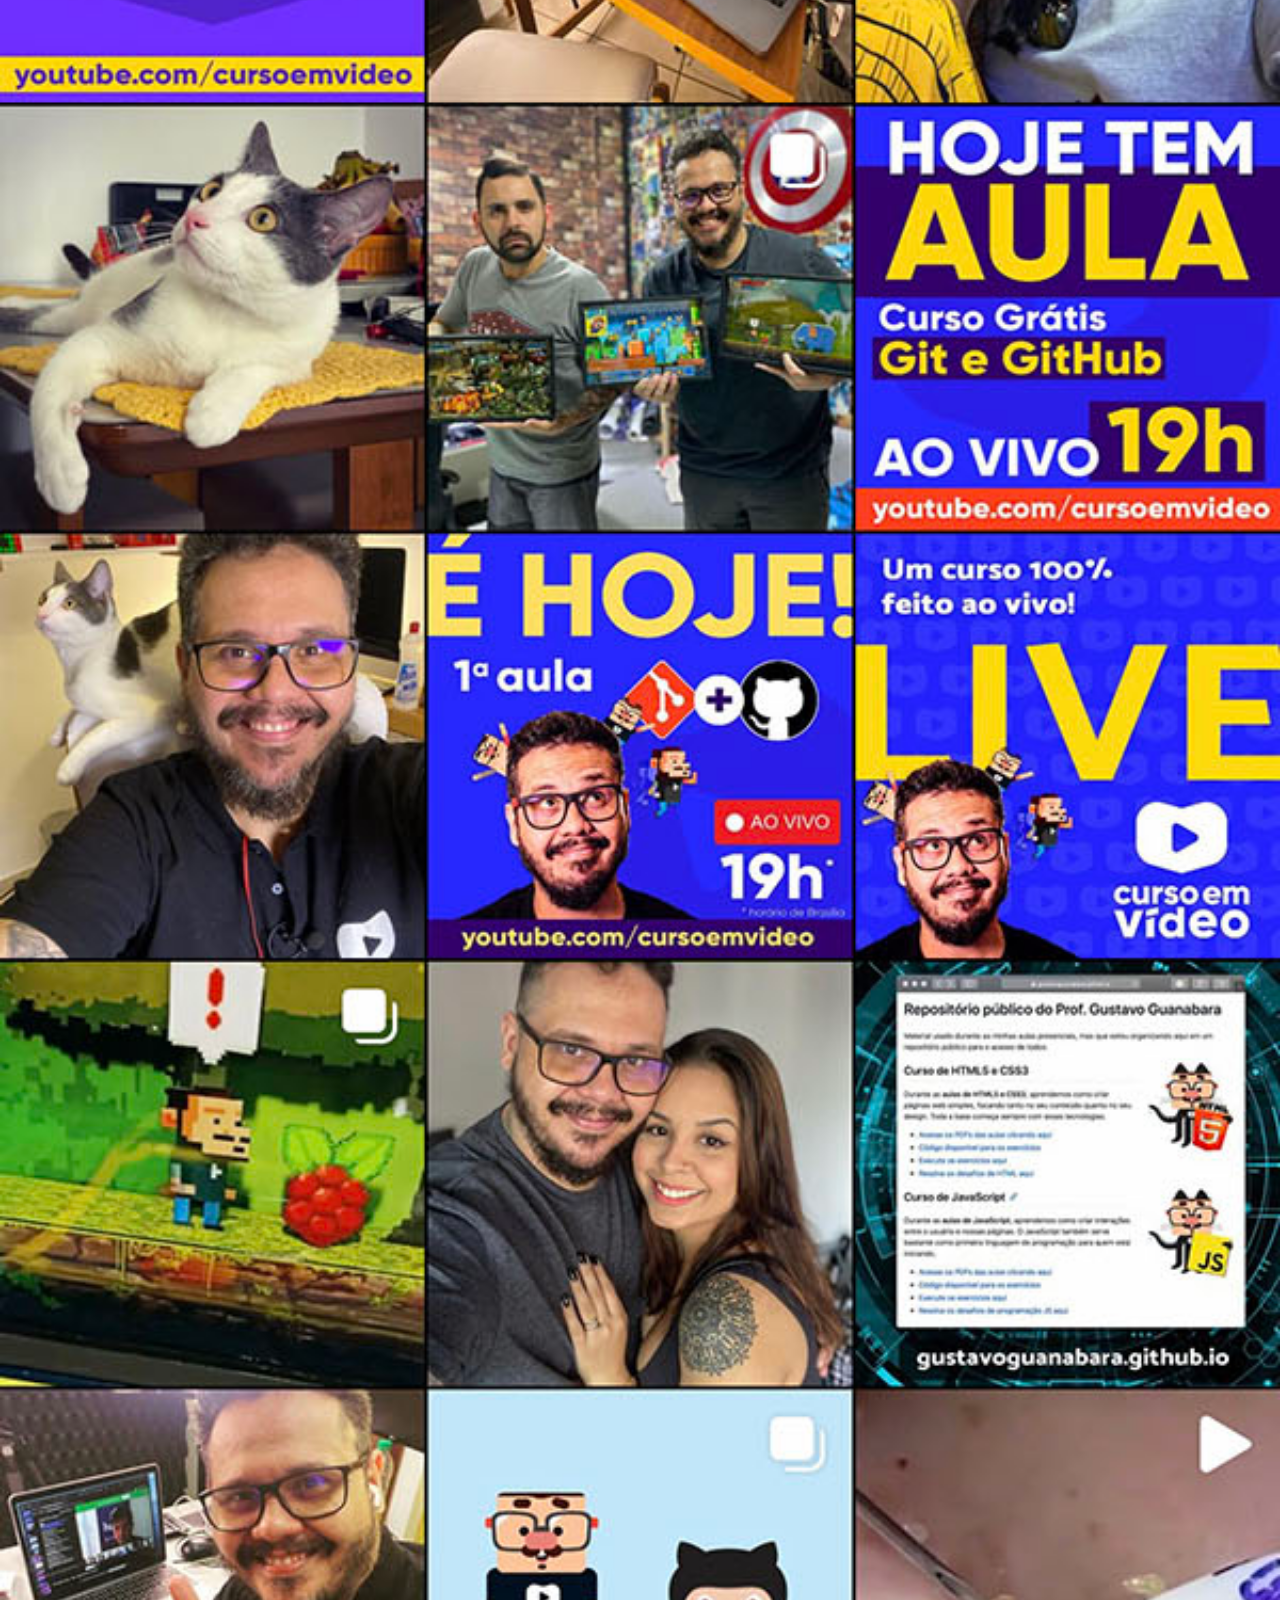
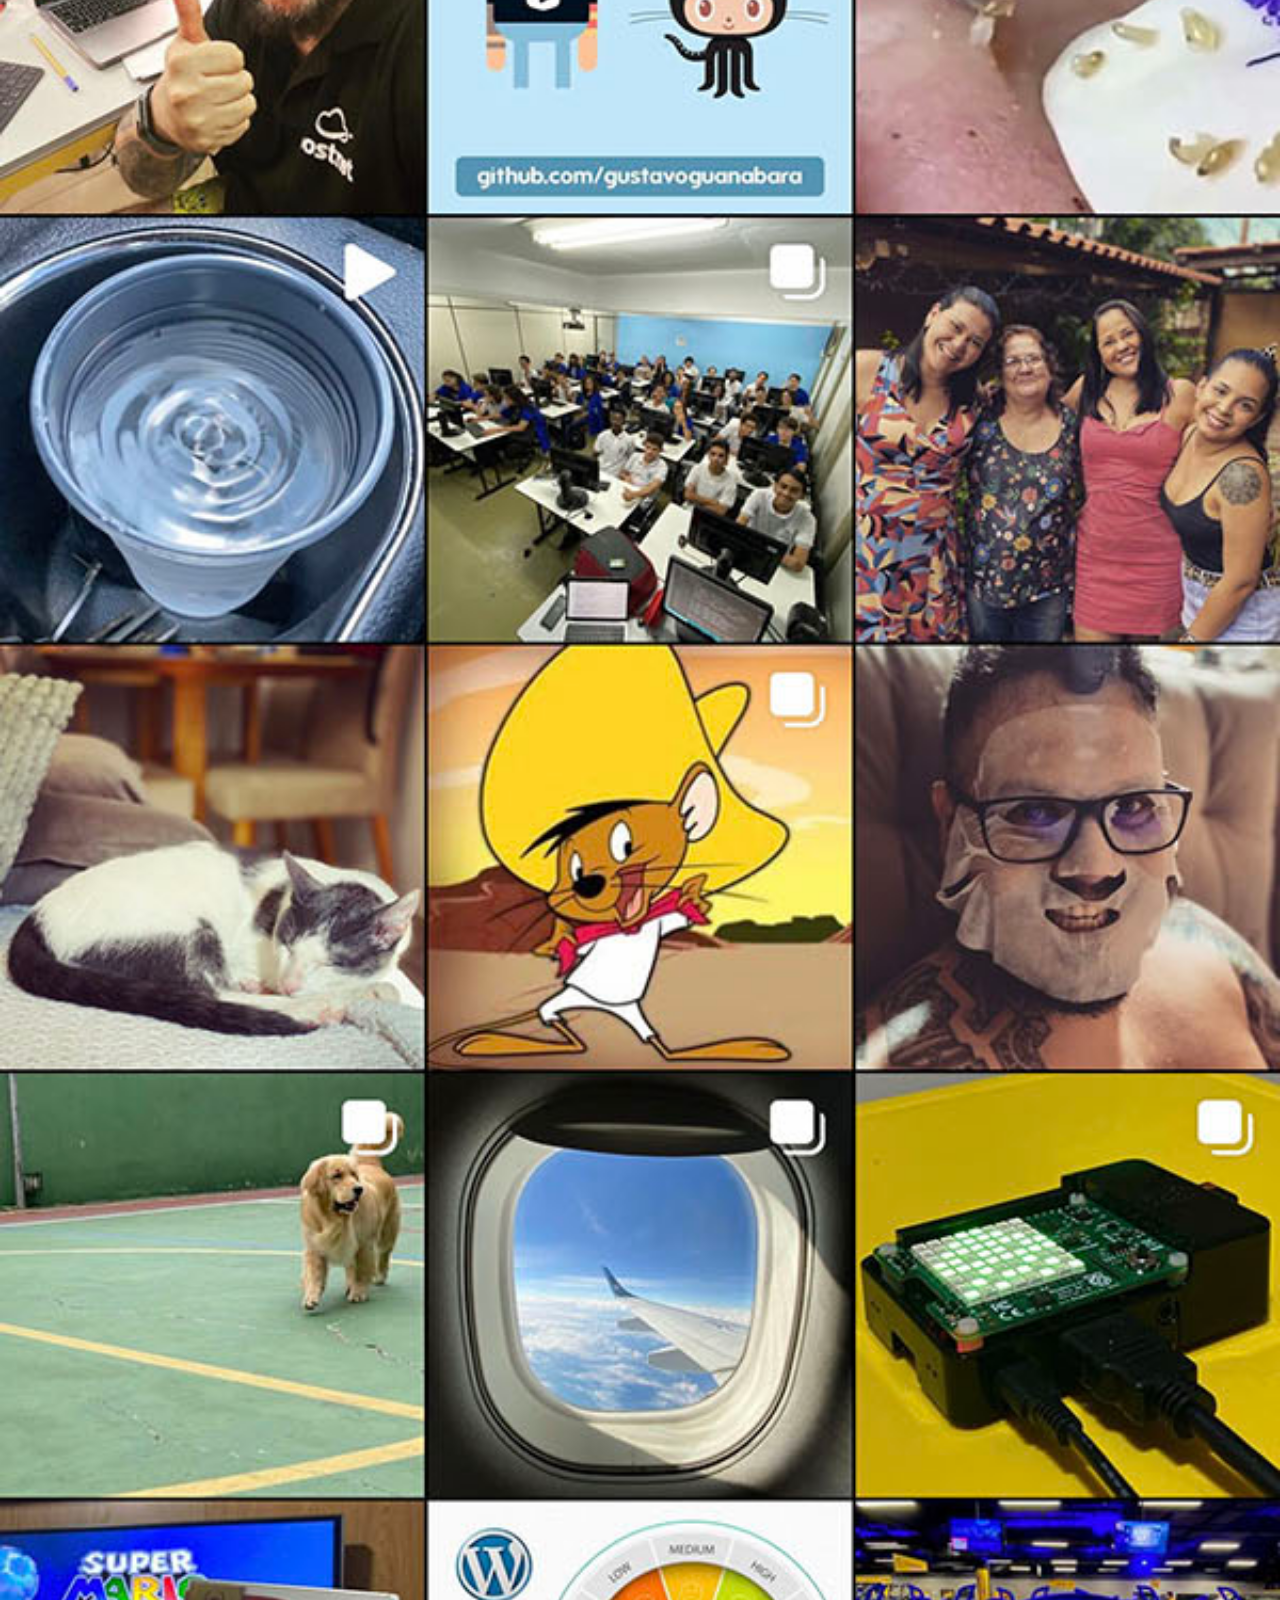
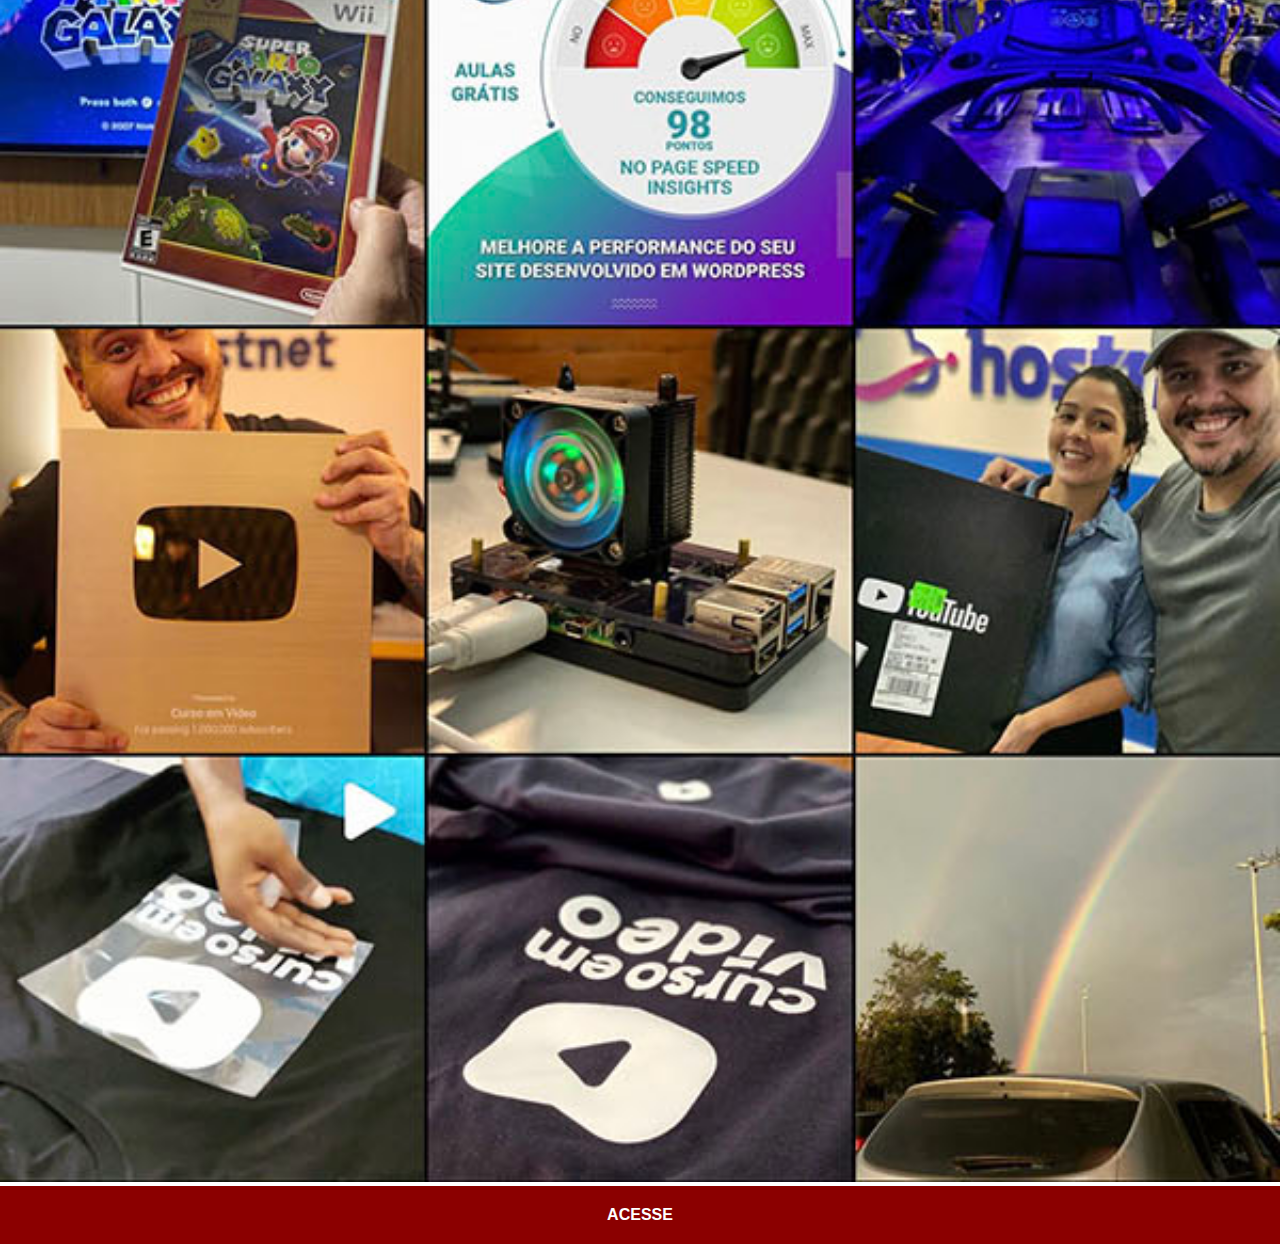
<file: instagram.html>
<!DOCTYPE html>
<html lang="pt-br">
<head>
    <meta charset="UTF-8">
    <meta name="viewport" content="width=device-width, initial-scale=1.0">
    <title>Instagram</title>
    <link rel="stylesheet" href="estilos/social.css">
</head>
<body>
    <img src="imagens/tela-instagram.jpg" alt="Instagram">
    <a href="https://www.instagram.com/gustavoguanabara/?hl=pt" target="_blank">ACESSE</a>
</body>
</html>
</file>
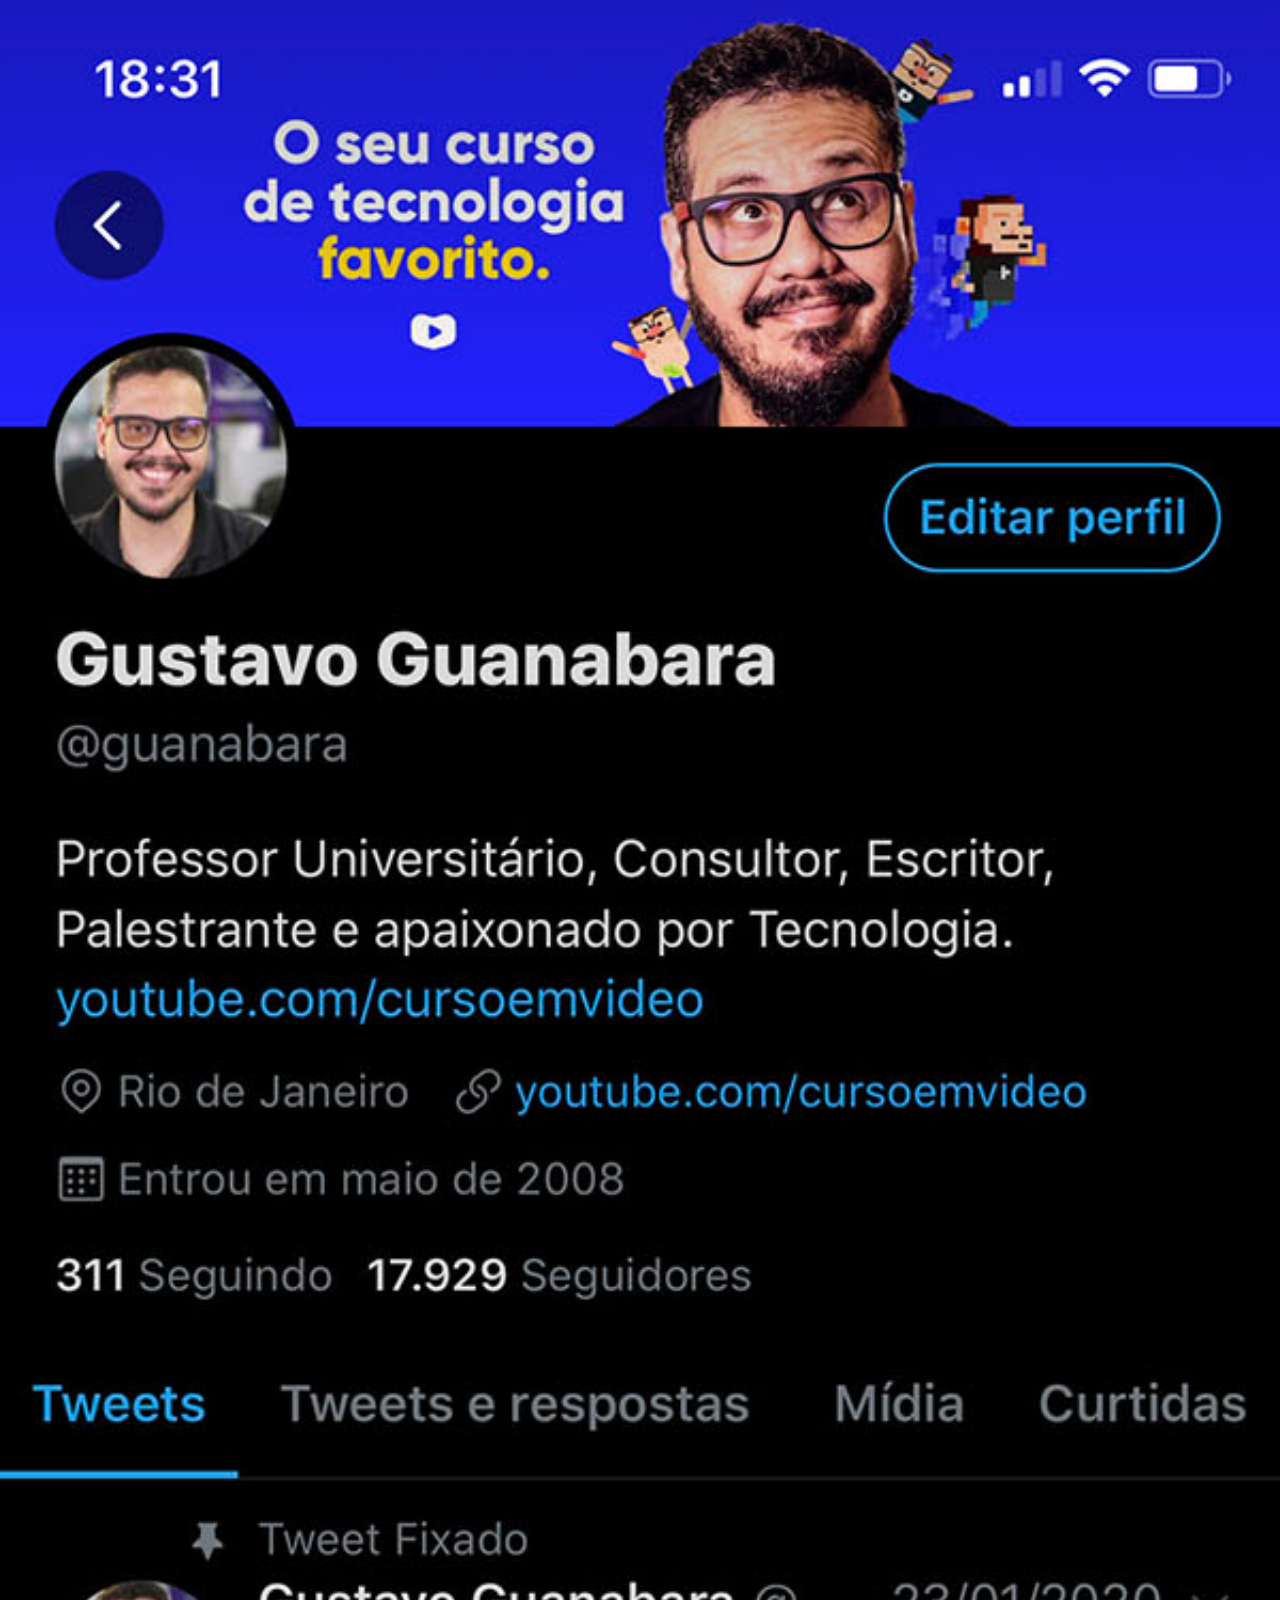
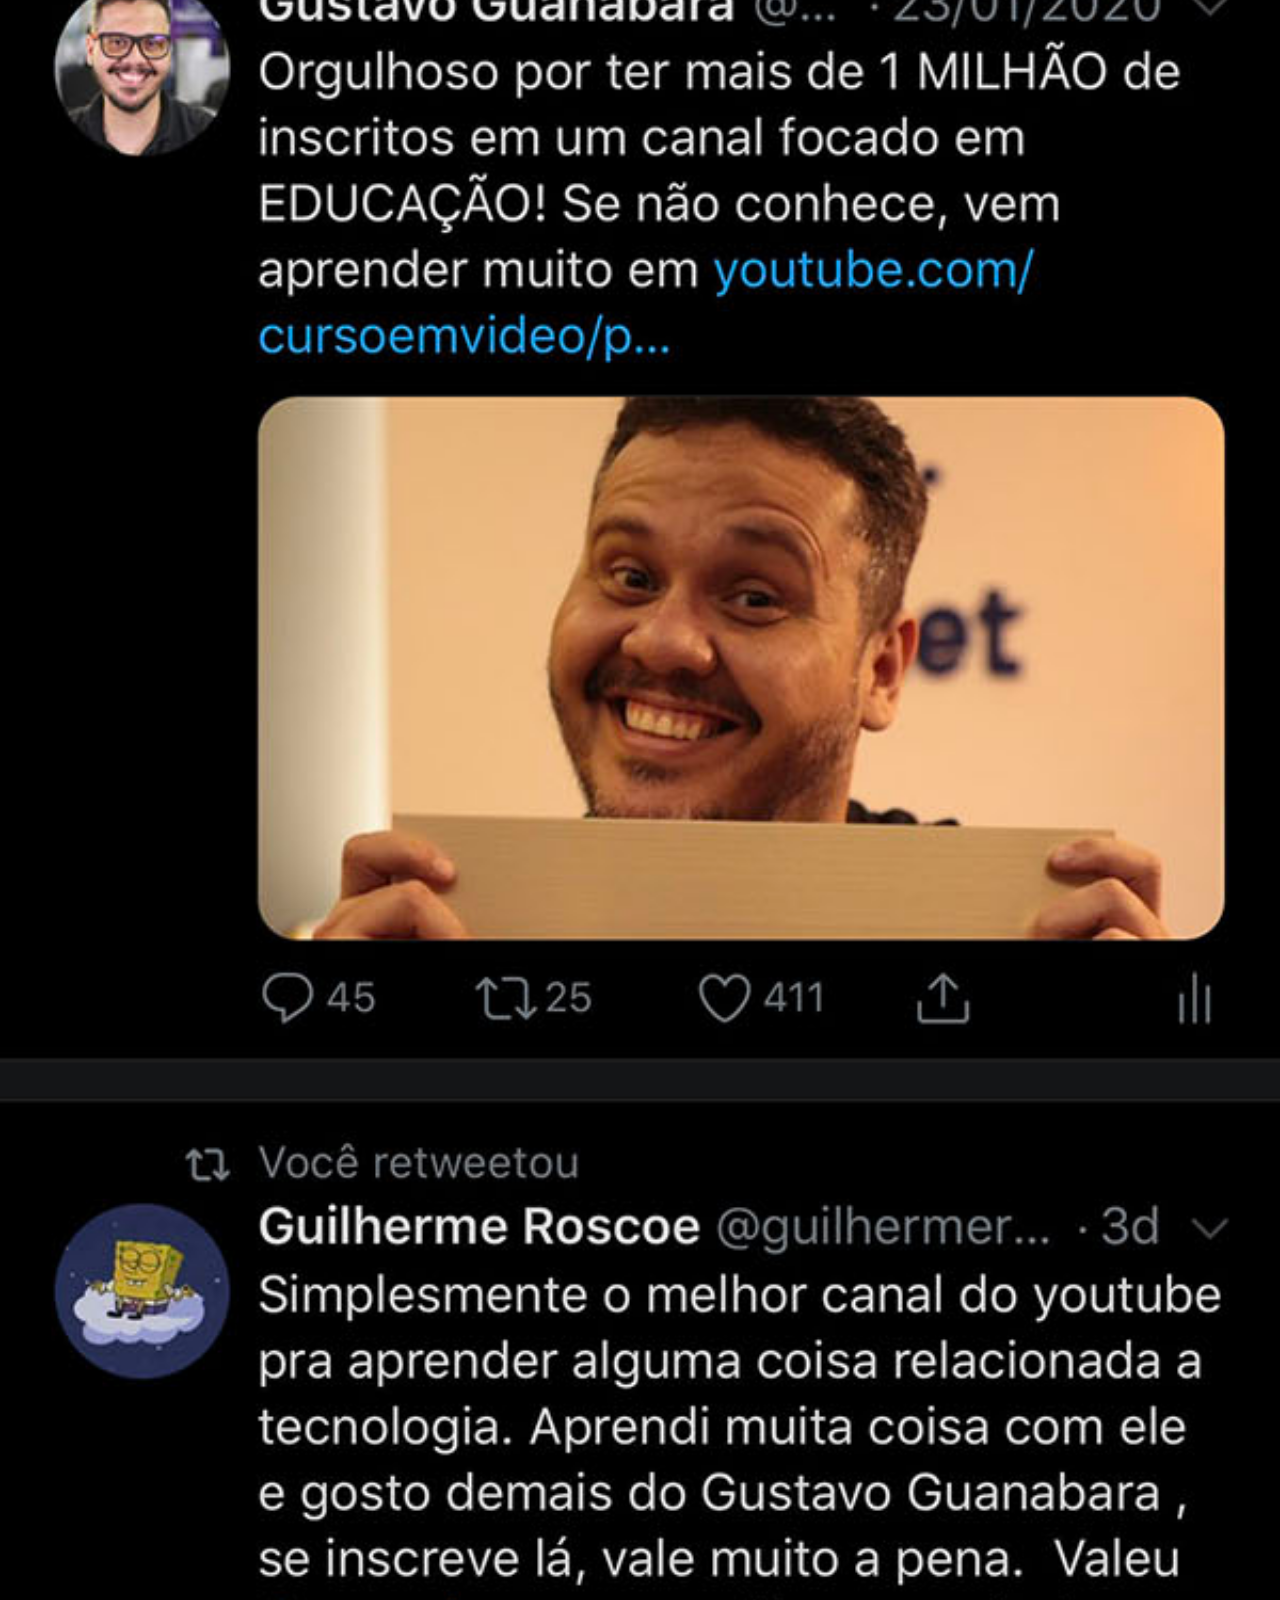
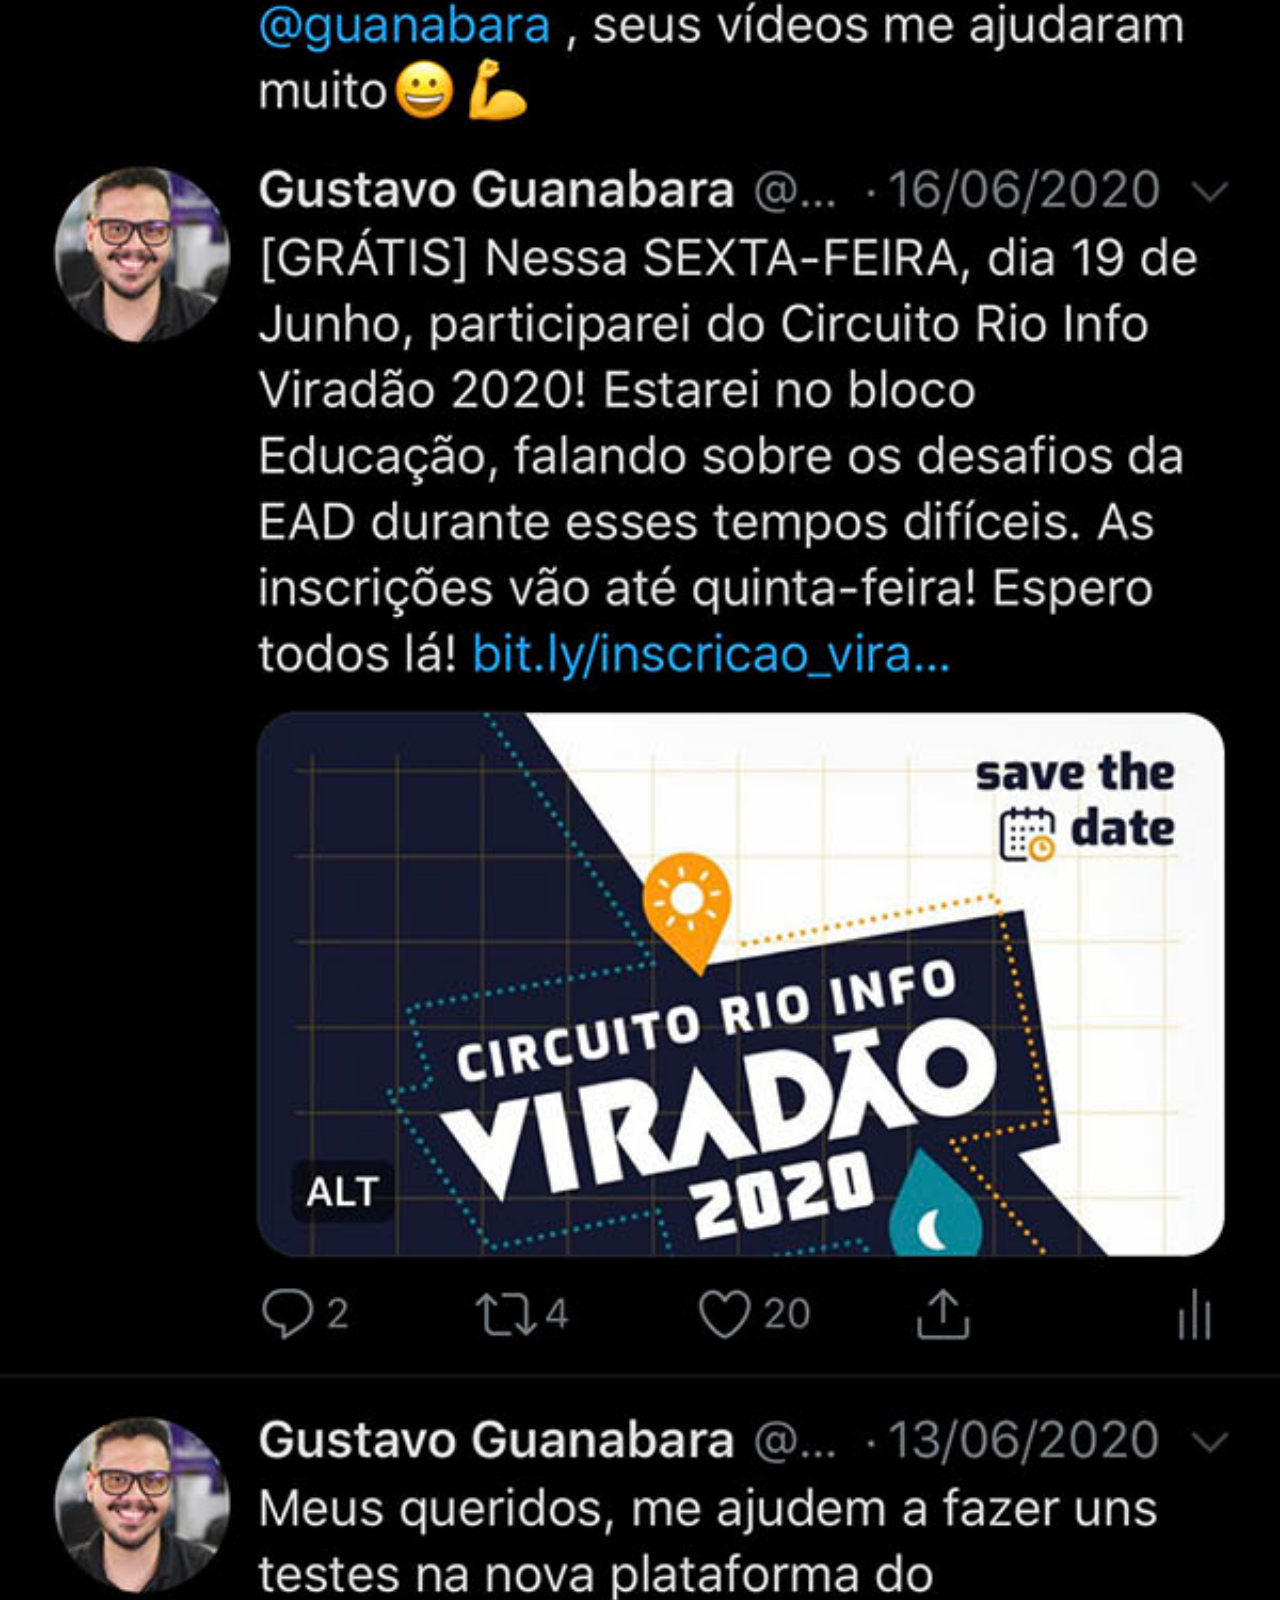
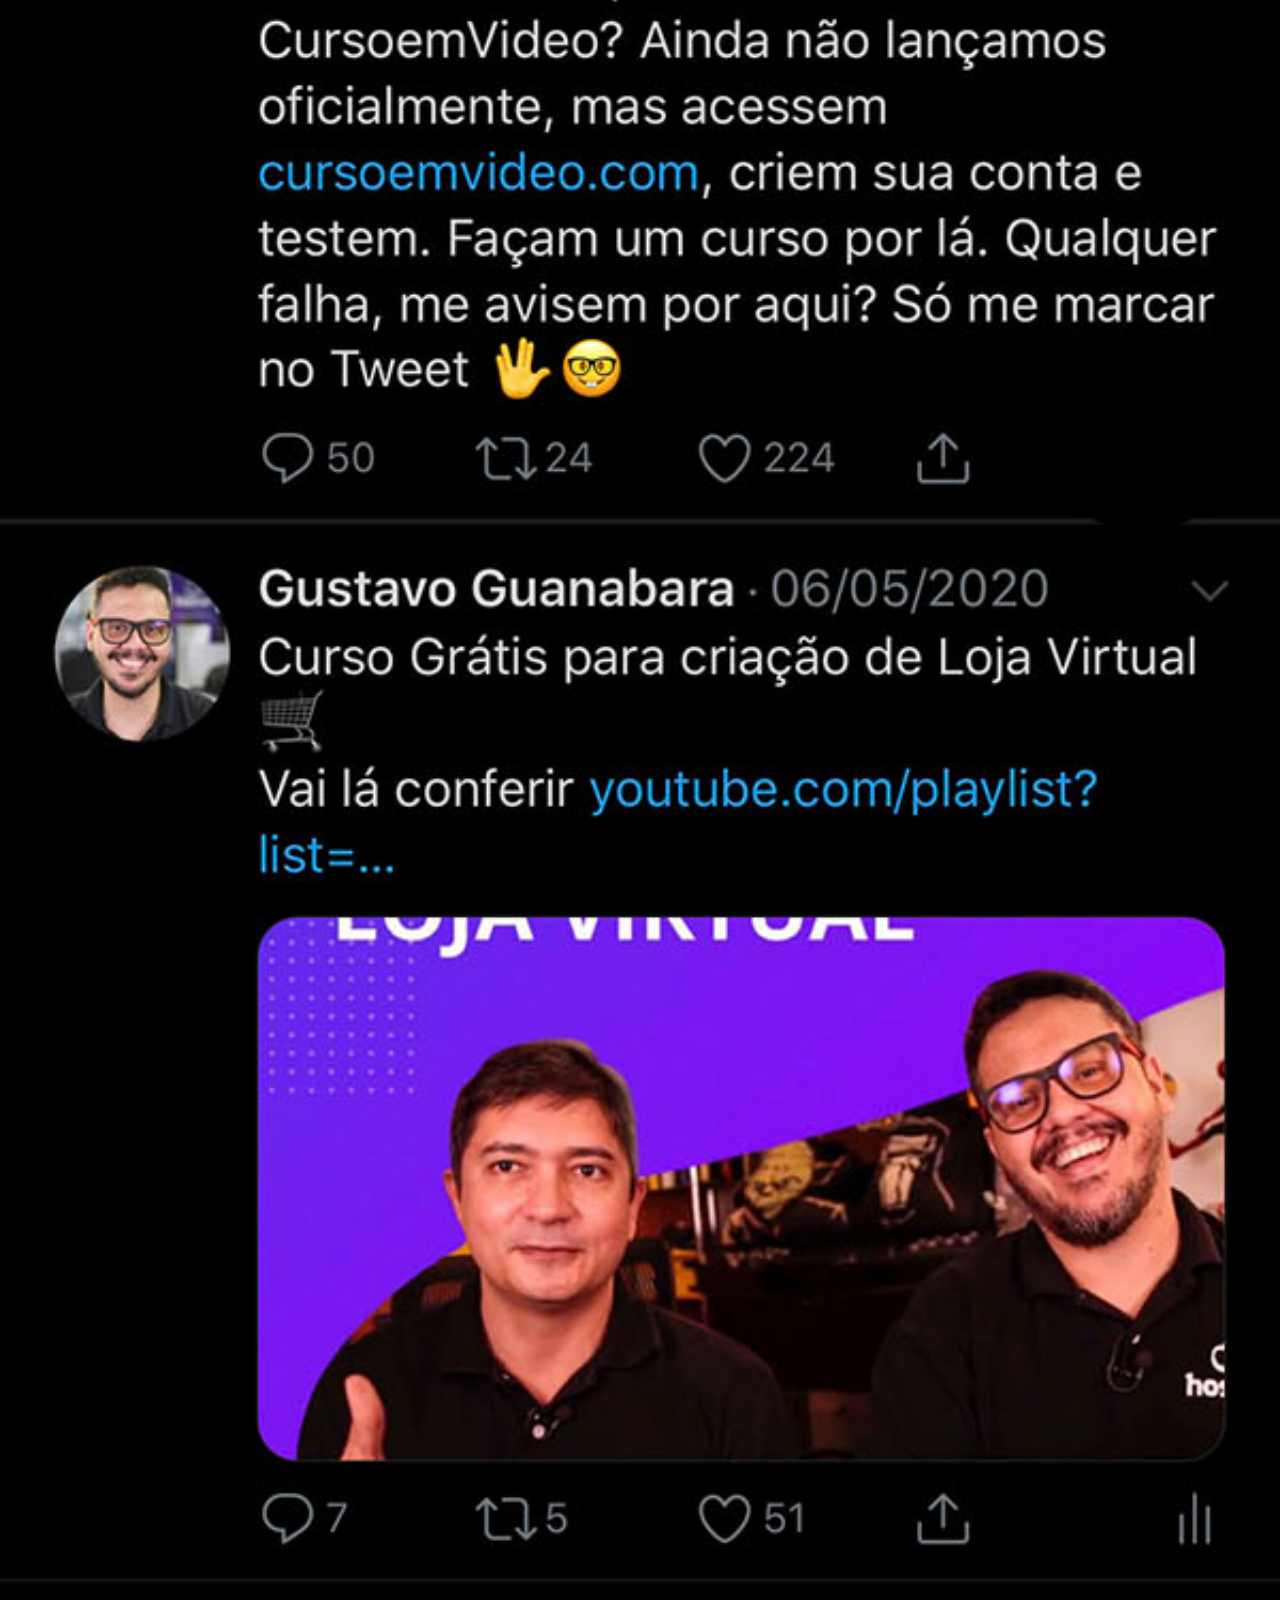
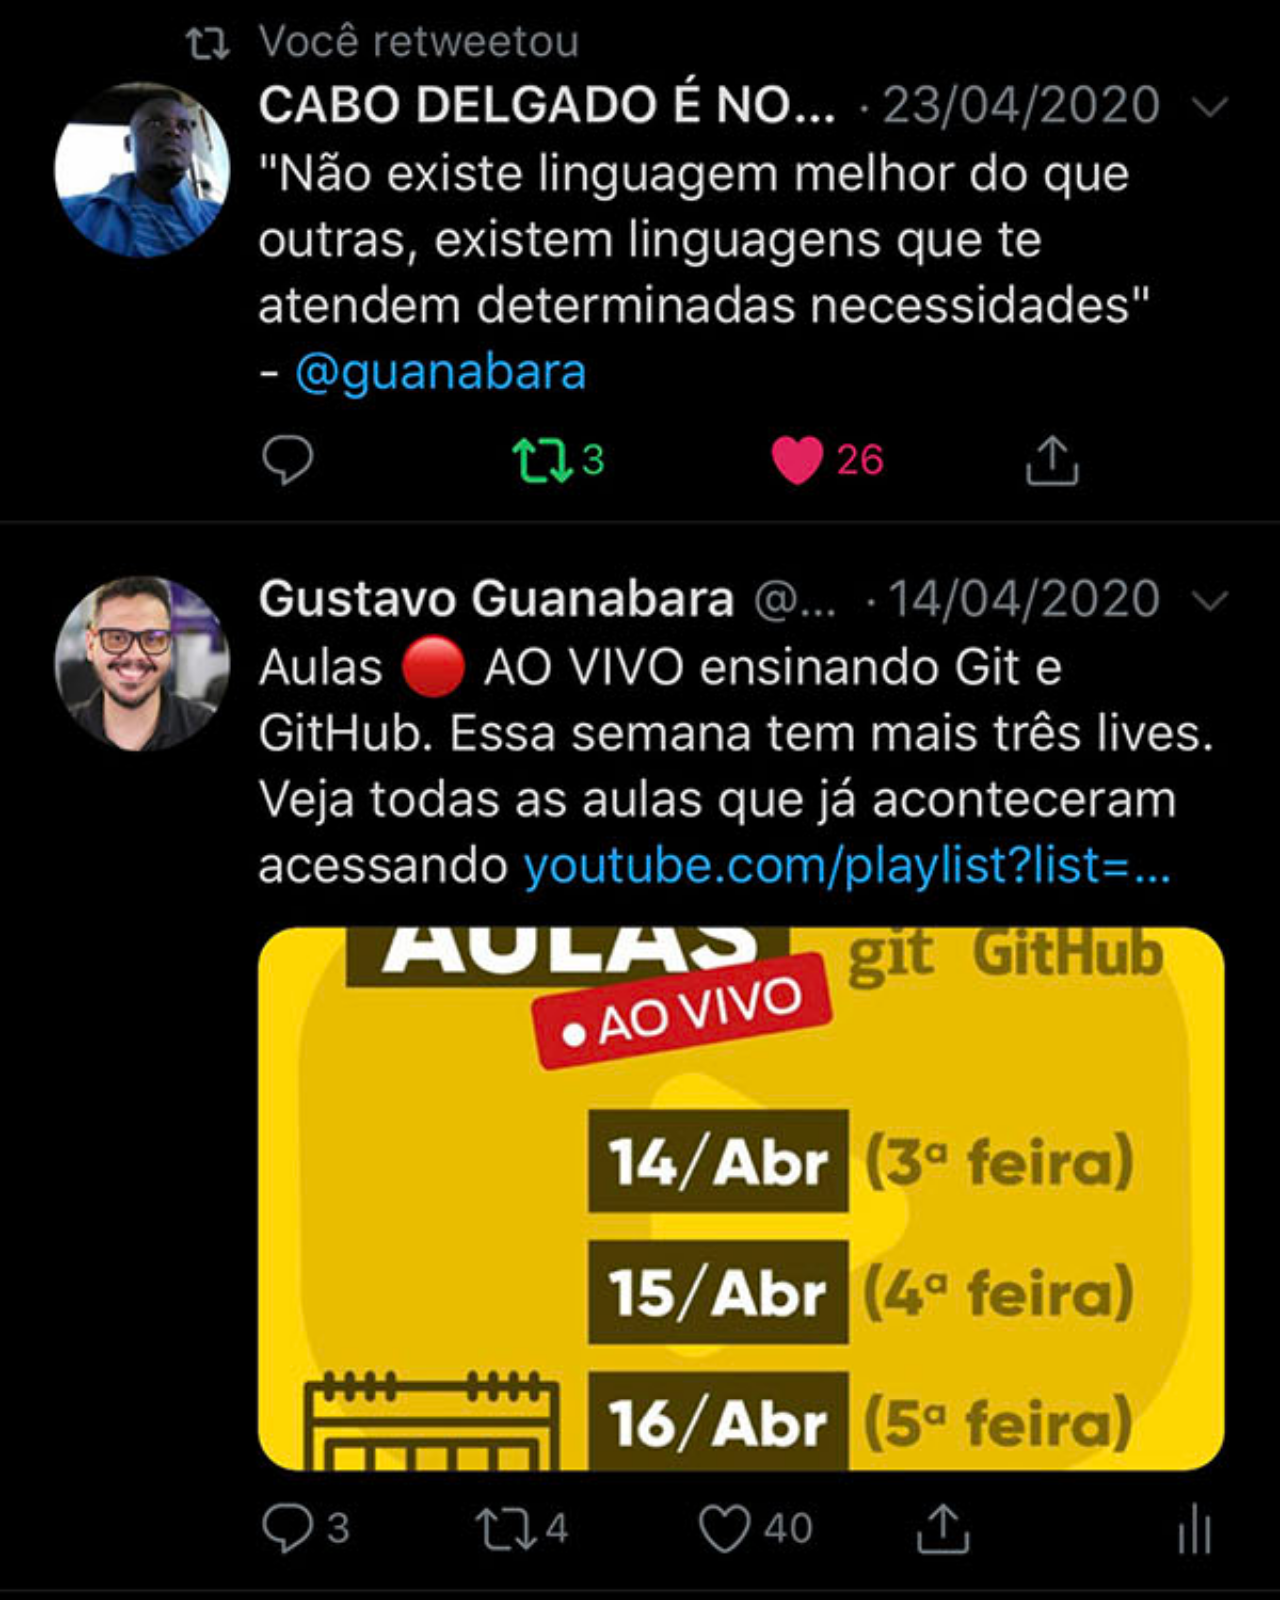
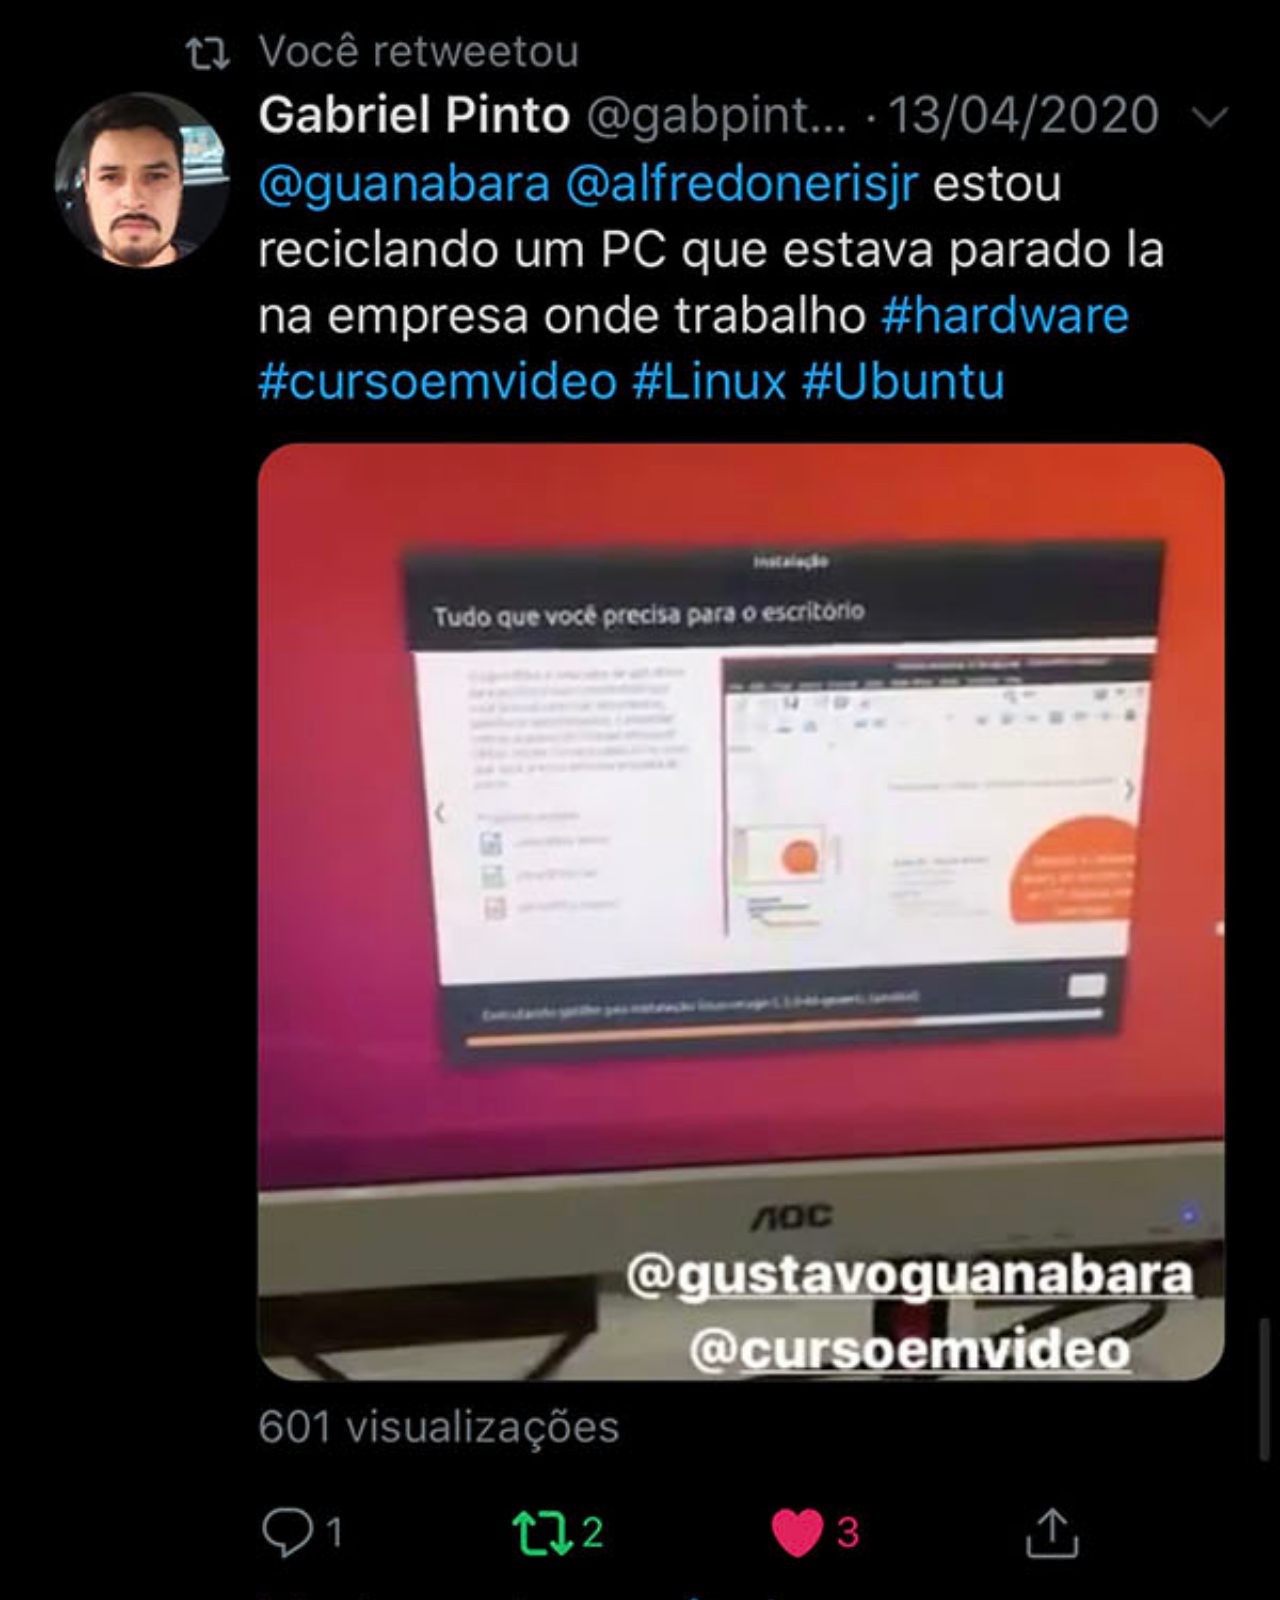
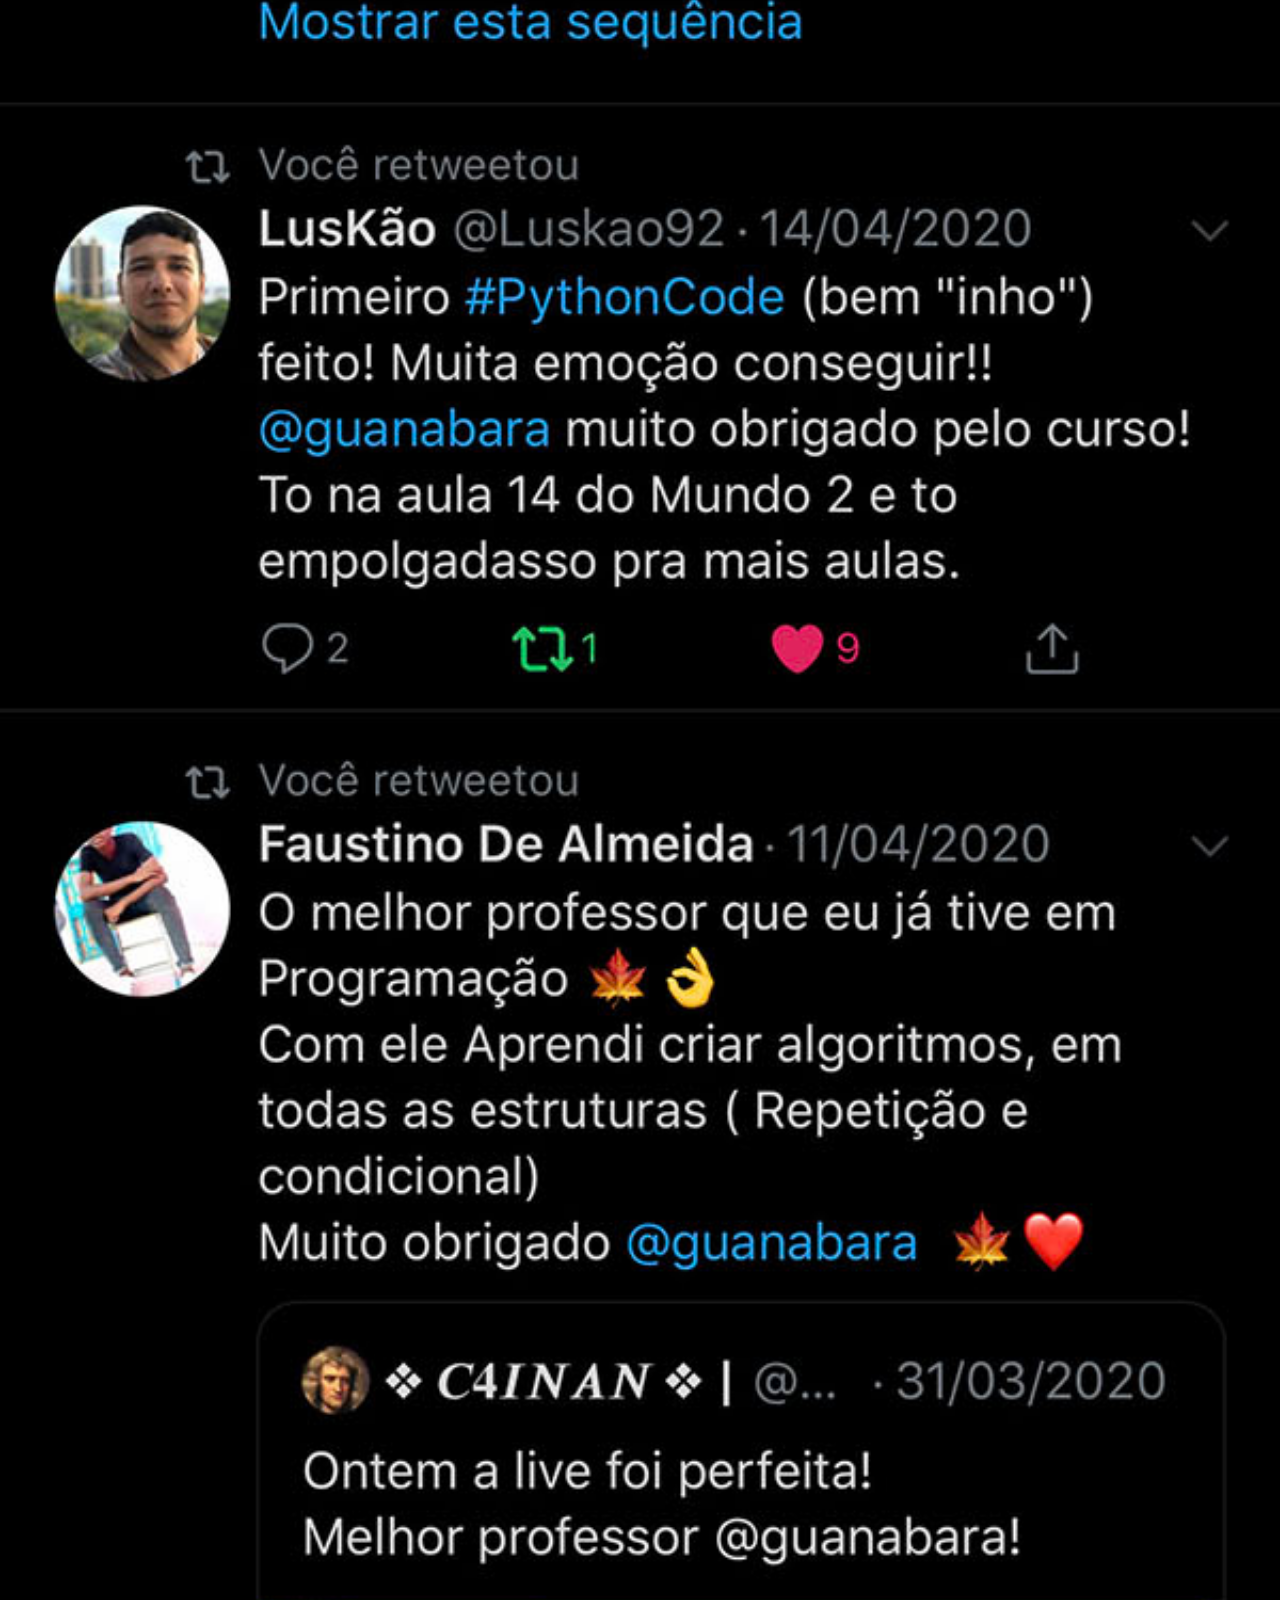
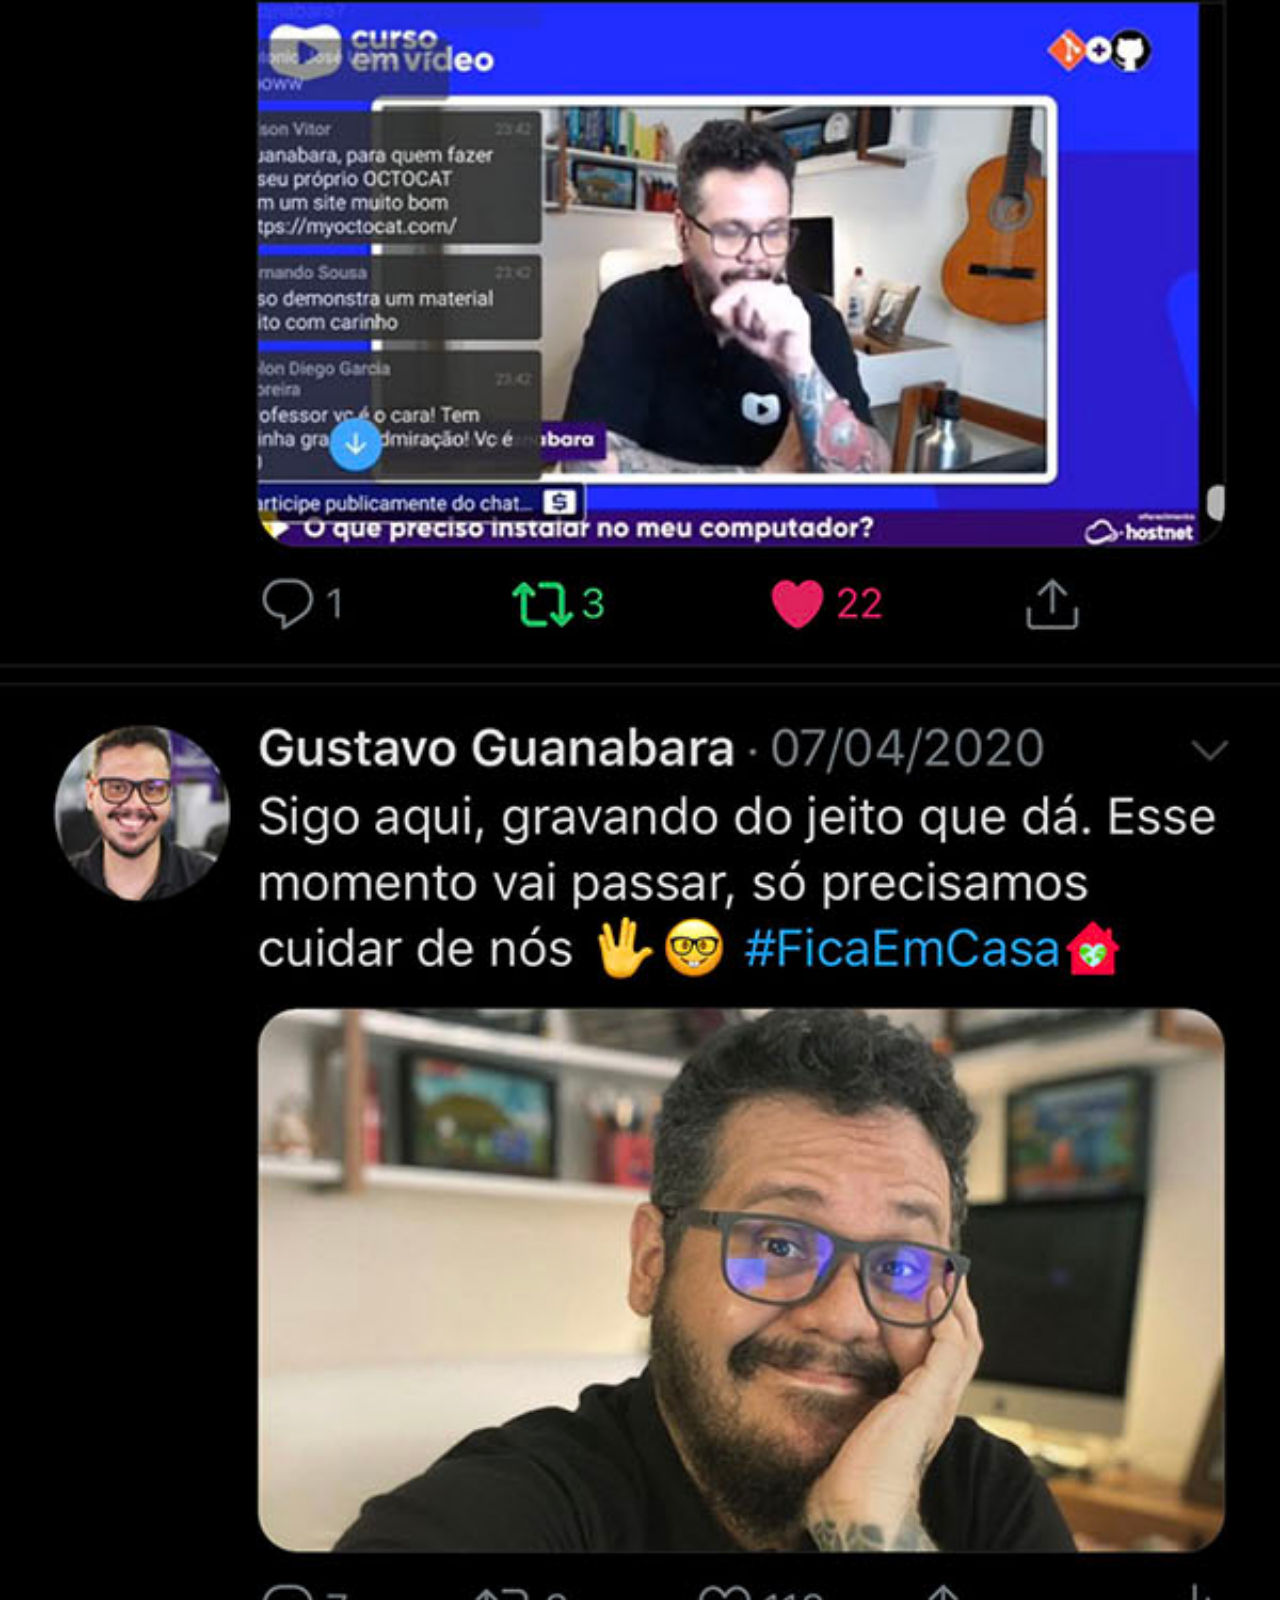
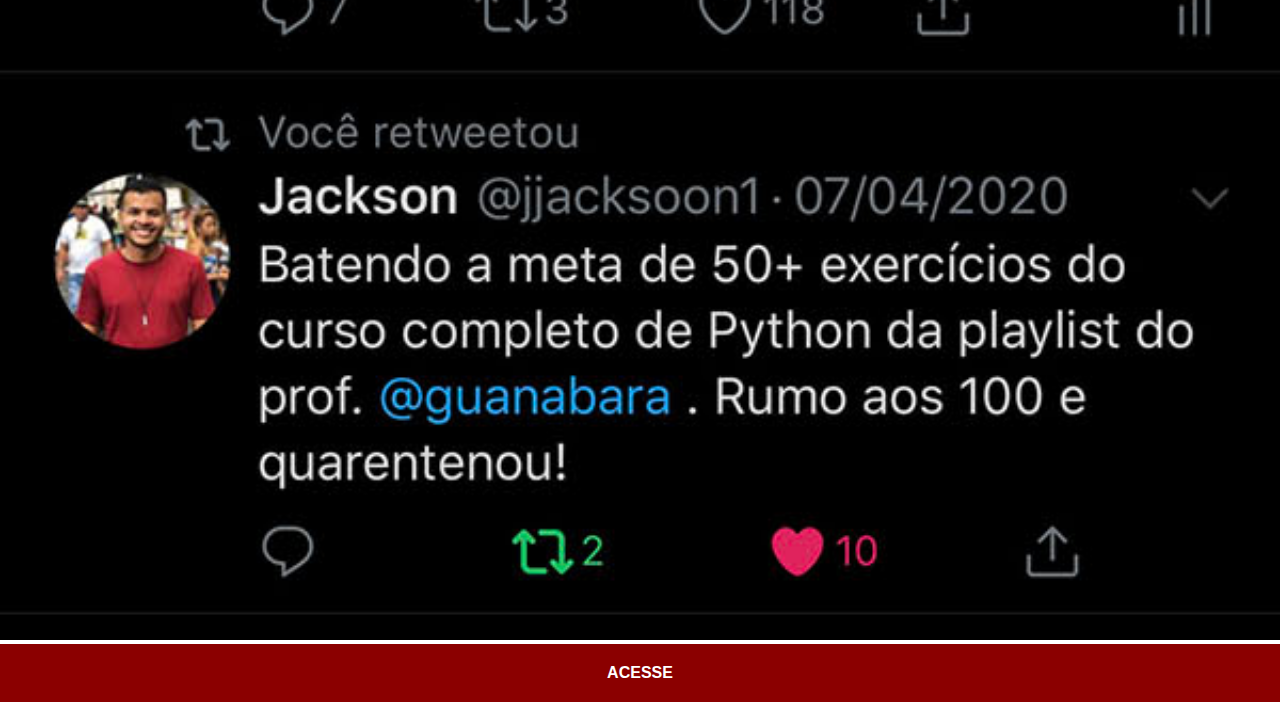
<file: twitter.html>
<!DOCTYPE html>
<html lang="pt-br
<head>
    <meta charset="UTF-8">
    <meta name="viewport" content="width=device-width, initial-scale=1.0">
    <title>Twitter</title>
    <link rel="stylesheet" href="estilos/social.css">
</head>
<body>
    <img src="imagens/tela-twitter.jpg" alt="Twitter">
    <a href="https://twitter.com/guanabara?lang=pt" target="_blank">ACESSE</a>
</body>
</html>
</file>
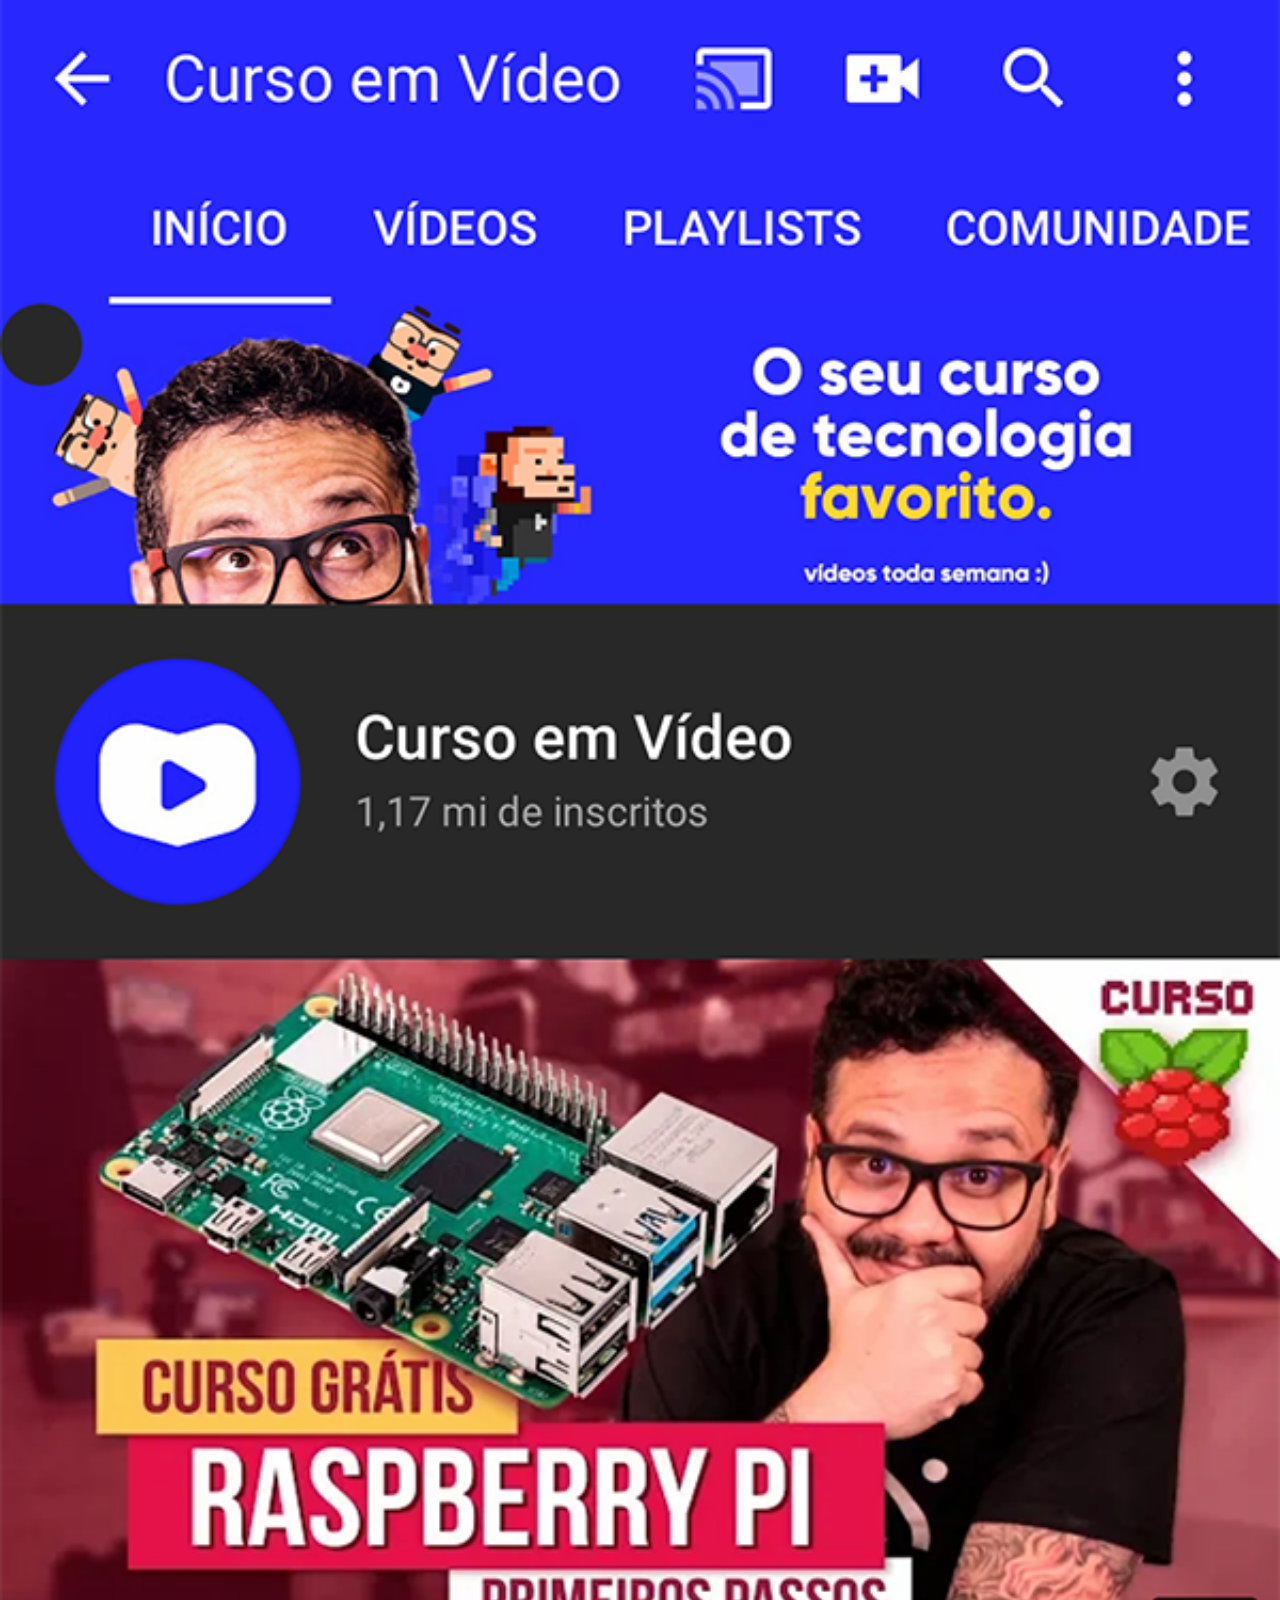
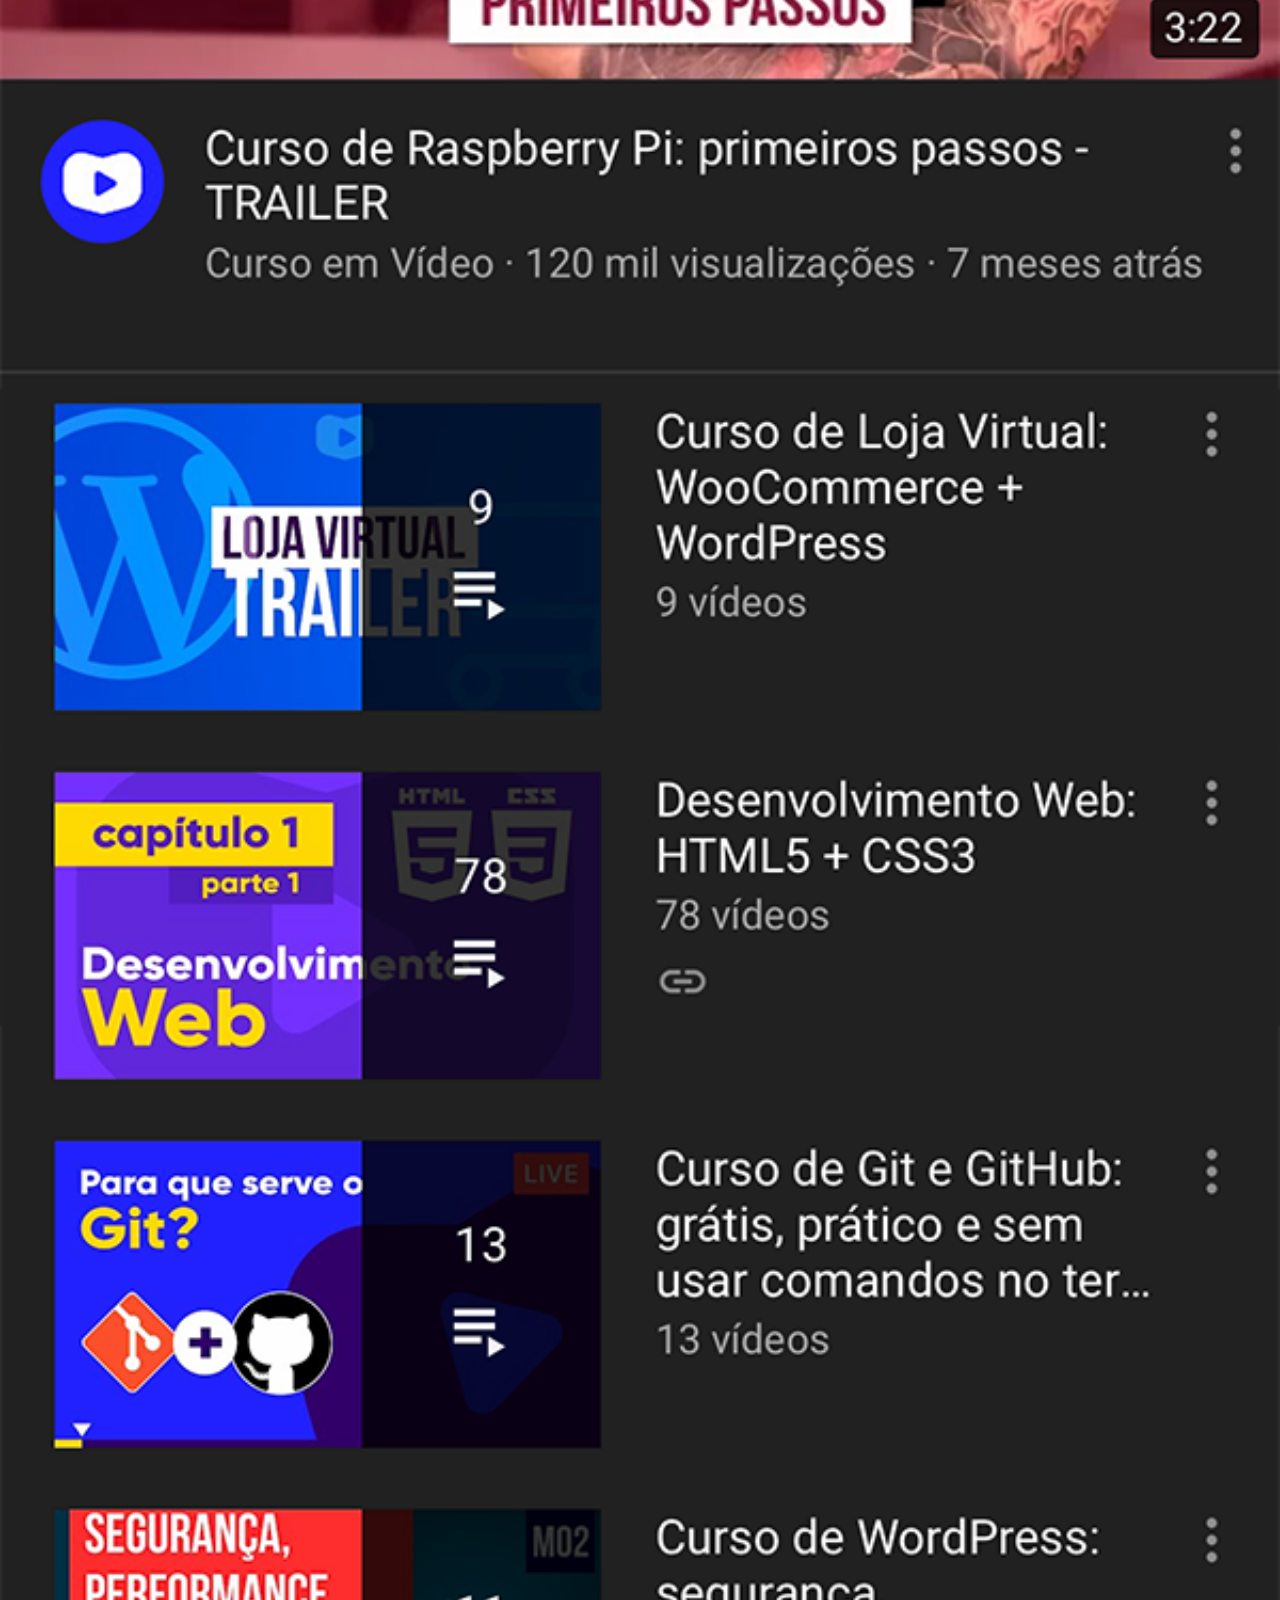
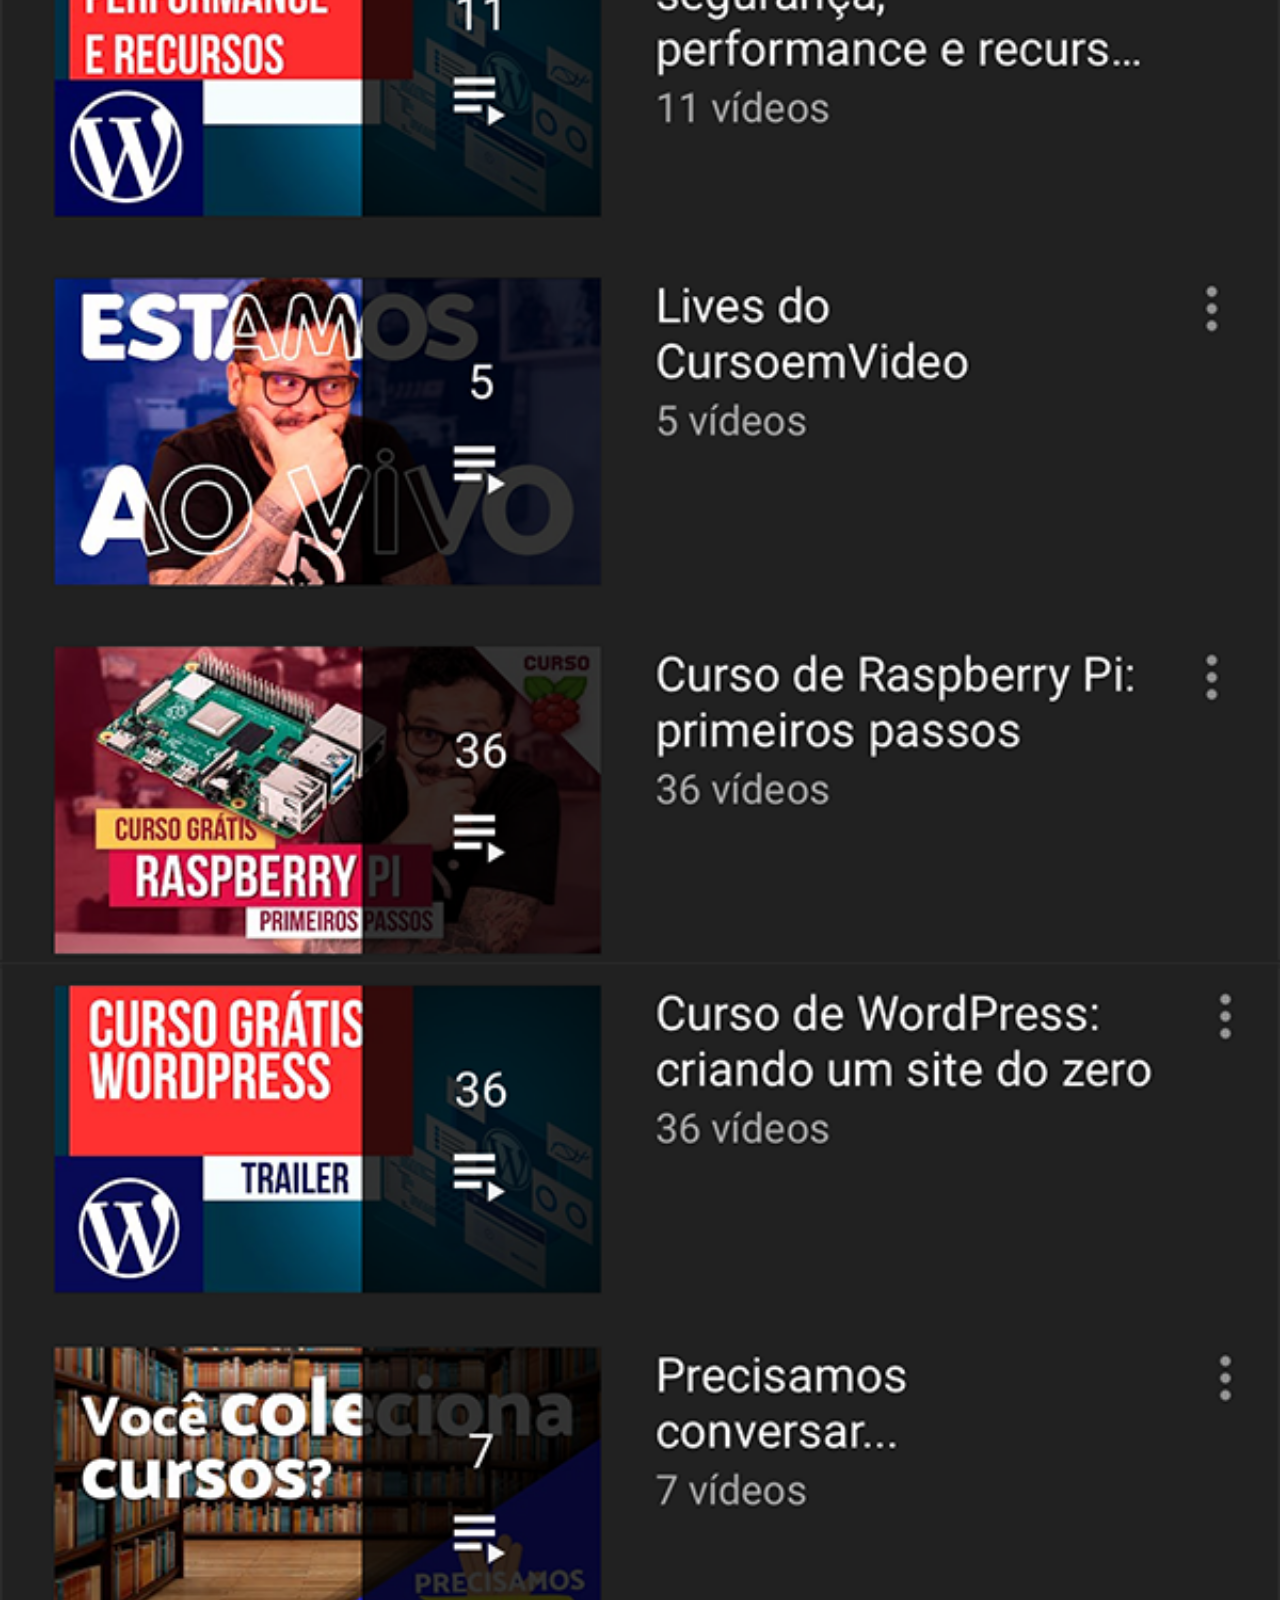
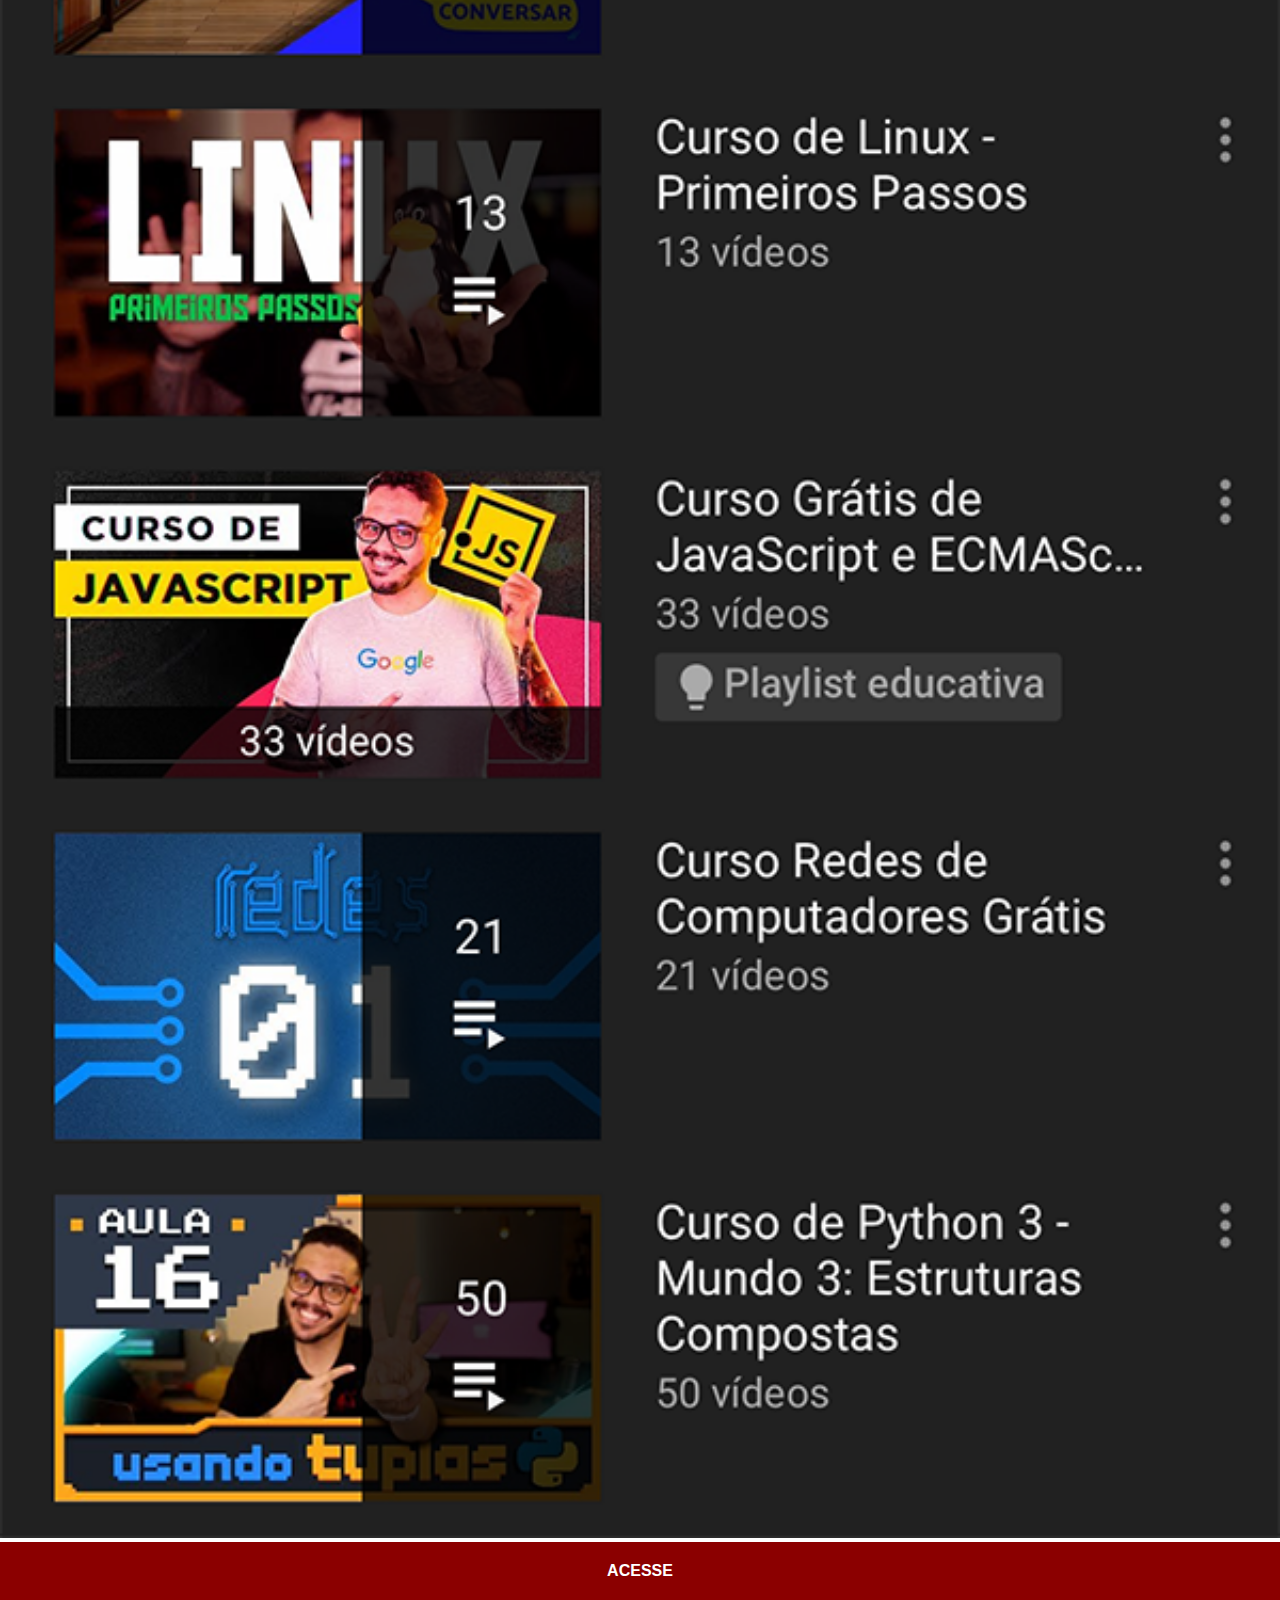
<file: youtube.html>
<!DOCTYPE html>
<html lang="pt-br">
<head>
    <meta charset="UTF-8">
    <meta name="viewport" content="width=device-width, initial-scale=1.0">
    <title>Youtube</title>
</head>
<link rel="stylesheet" href="estilos/social.css">
<body>
    <img src="imagens/tela-youtube.png" alt="Youtube">
    <a href="https://www.youtube.com/@CursoemVideo/playlists" target="_blank">ACESSE</a>
</body>
</html>
</file>
<file: estilos/style.css>
@charset "UTF-8";

* {
    margin: 0px;
    padding: 0px;
    font-family: Arial, Helvetica, sans-serif;
}

html, body {
    height: 100vh;
    width: 100vw;
    background-color: black;
}

body {
    background: url(../imagens/fundo-madeira.jpg) no-repeat top center;
    background-size: cover;
    background-attachment: fixed;
}

main {
    height: 100vh;
    position: relative;
    
}

section#telefone {
    position: absolute;
    top: 50%;
    left: 50%;
    transform: translate(-50%, -50%);
    height: 627px;
    width: 311px;
    background: url(../imagens/frame-iphone.png) no-repeat;
}

iframe#tela {
    position: relative;
    top: 80px;
    left: 22px;
    width: 267px;
    height: 471px;
}

section#redes-sociais {
    text-align: right;
}

section#redes-sociais img {
    width: 50px;
    margin: 10px;
    border-radius: 50%;
    box-shadow: 2px 2px 5px rgba(0, 0, 0, 0.400);
    box-sizing: border-box;
}

section#redes-sociais img:hover {
    border: 2px solid rgba(255, 255, 255, 0.637);
    transform: translate(-3px, -3px);
    box-shadow: 5px 5px 10px rgba(0, 0, 0, 0.623);
    transition: transform 0.3s, border 0.6s;
}
</file>
<file: estilos/social.css>
@charset "UTF-8";

    * {
        margin: 0px;
        padding: 0px;
        font-family: Arial, Helvetica, sans-serif;
    }

    /*ESCONDENDO A BARRA DE ROLAGEM DA PÁGINA */

    ::-webkit-scrollbar {
        width: 0px;
        height: 0px;
    }

    img {
        width: 100vw;
    }

    a {
        display: block;
        background-color: darkred;
        color: white;
        padding: 20px;
        text-align: center;
        font-weight: bolder;
        text-decoration: none;
    }

    a:hover {
        background-color: red;
    }
</file>
